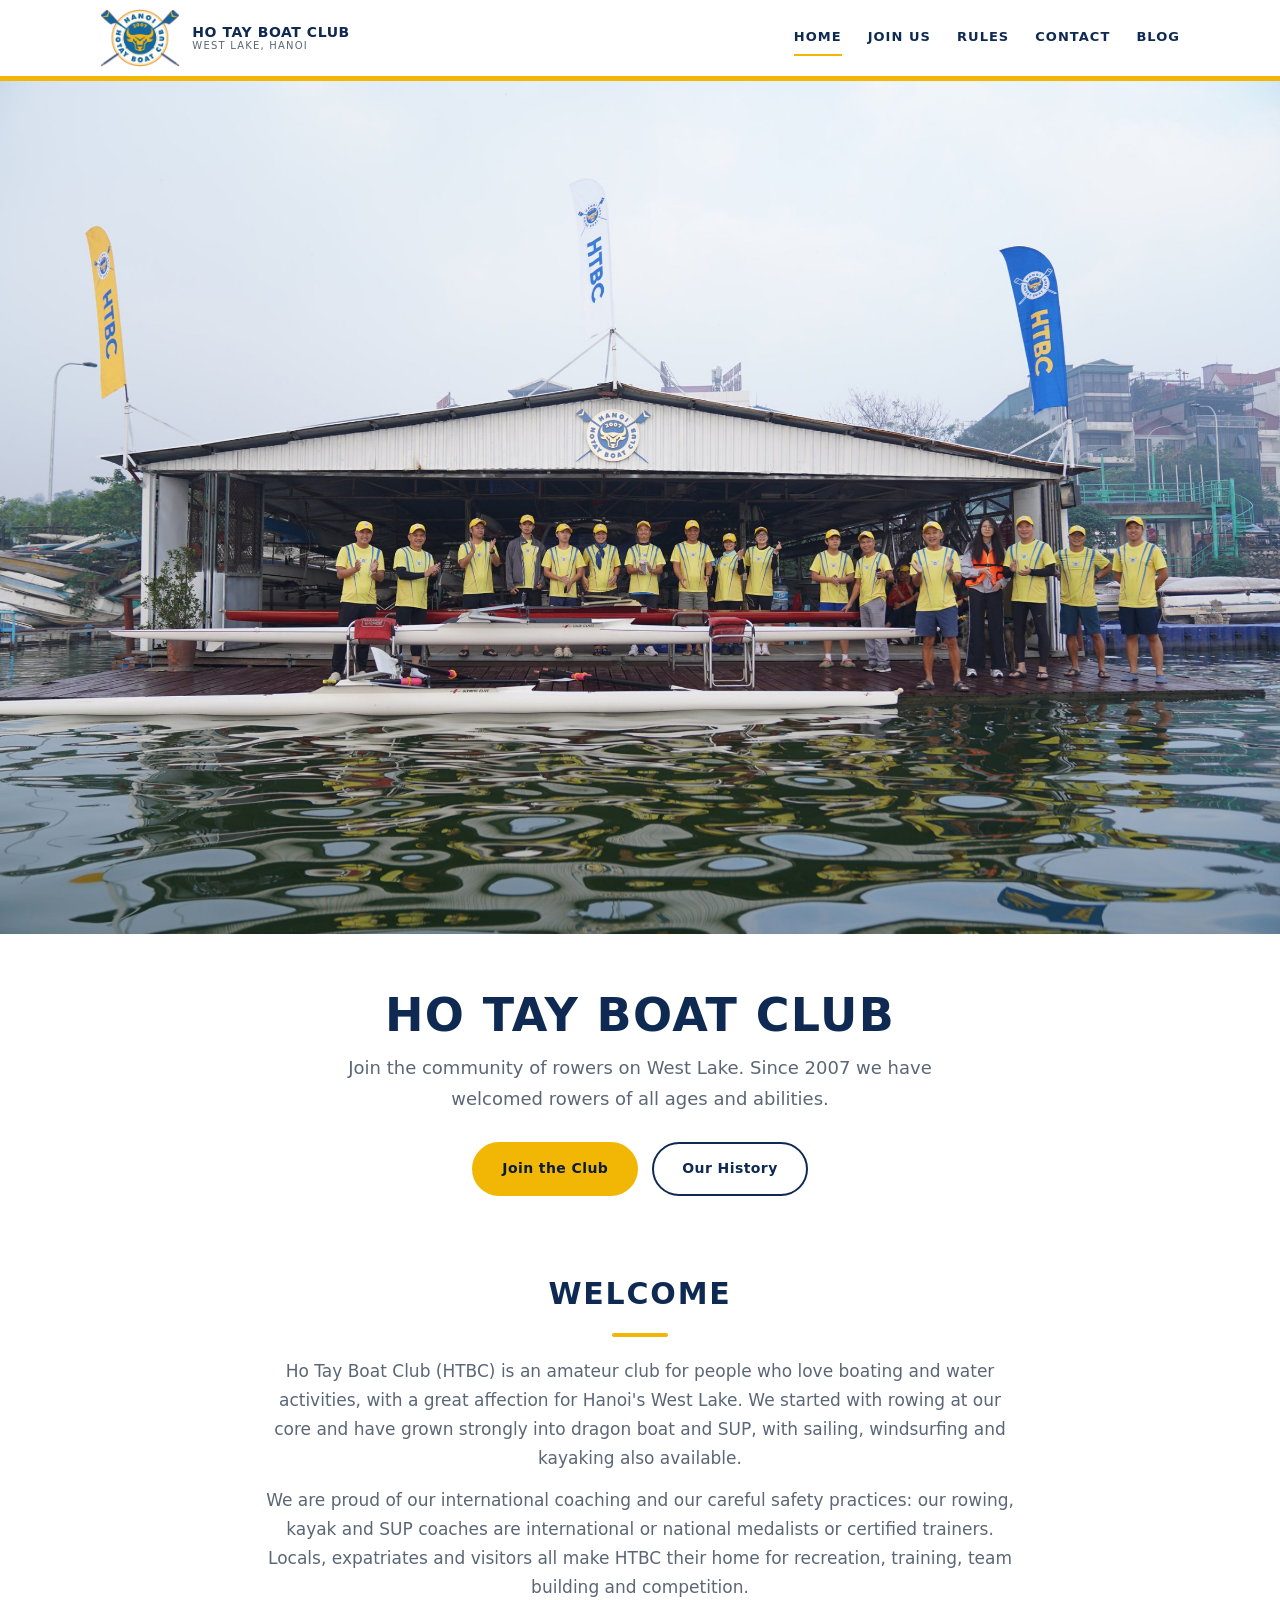
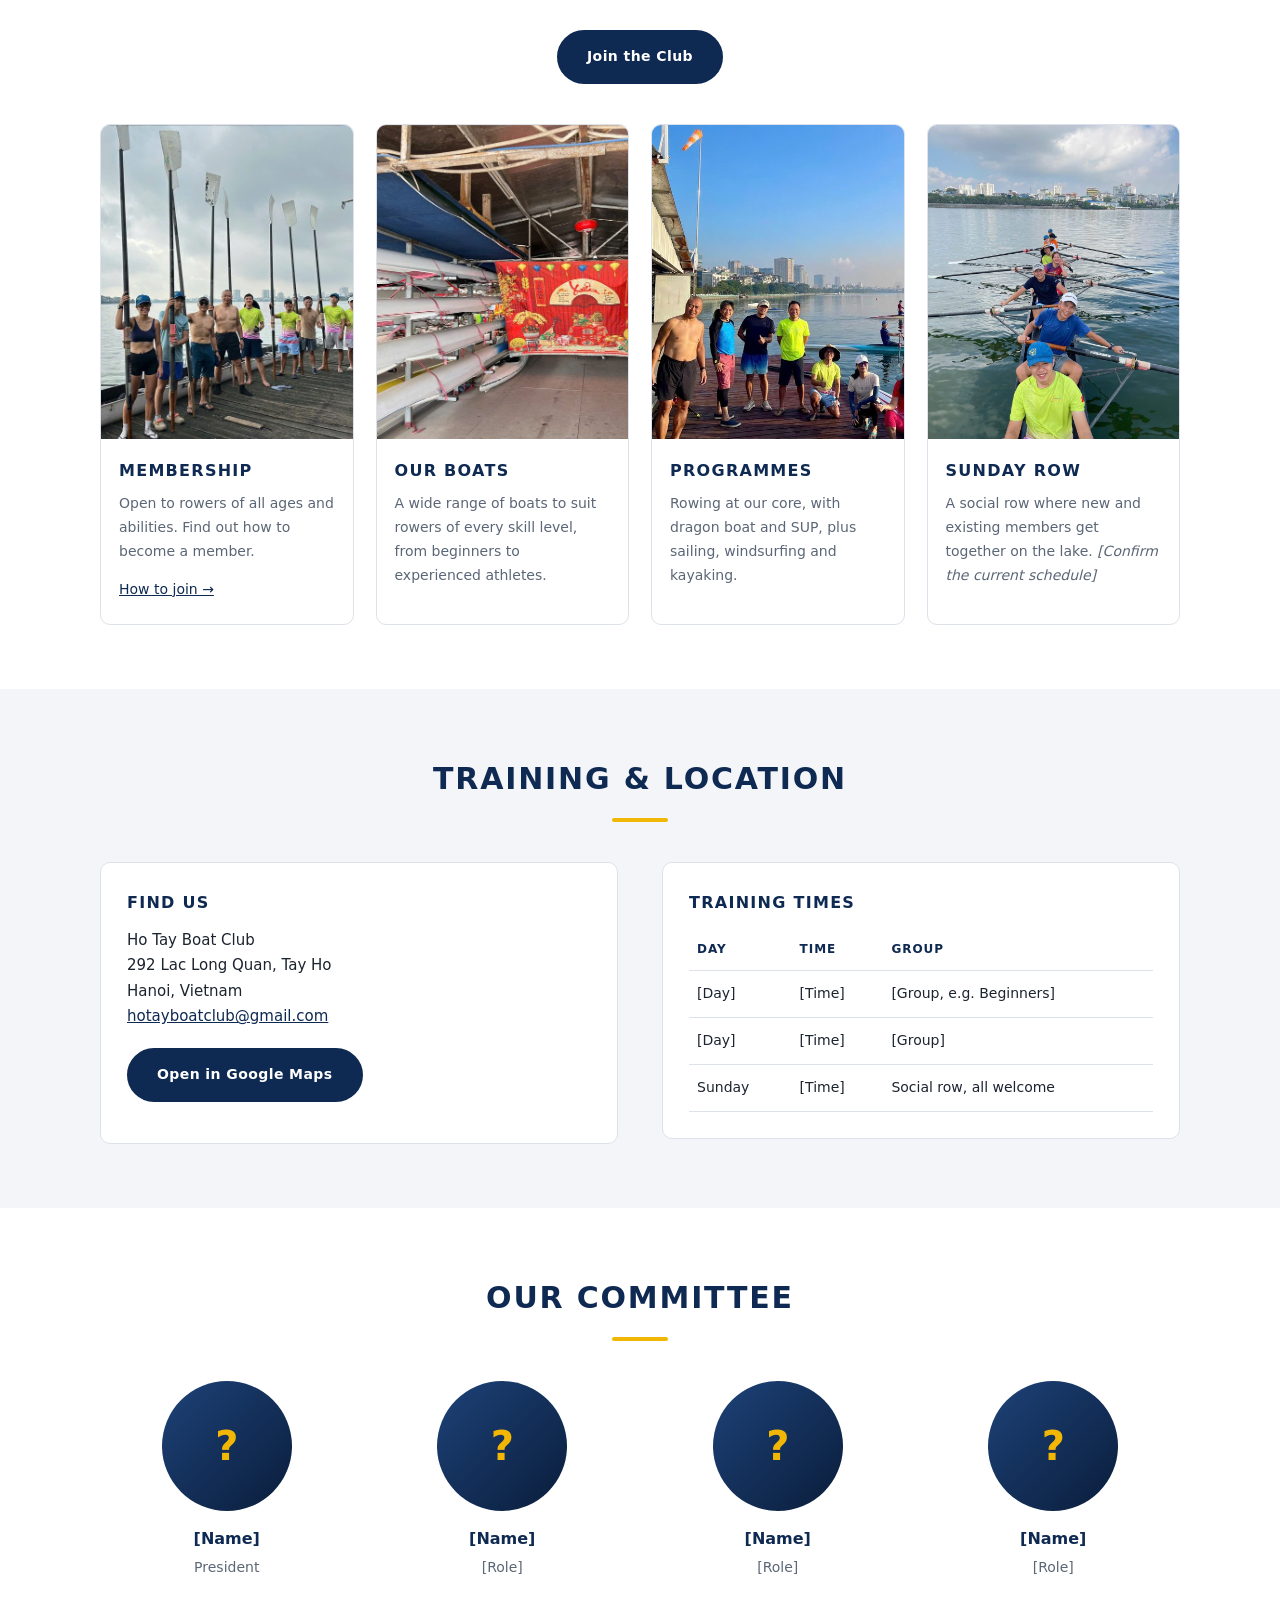
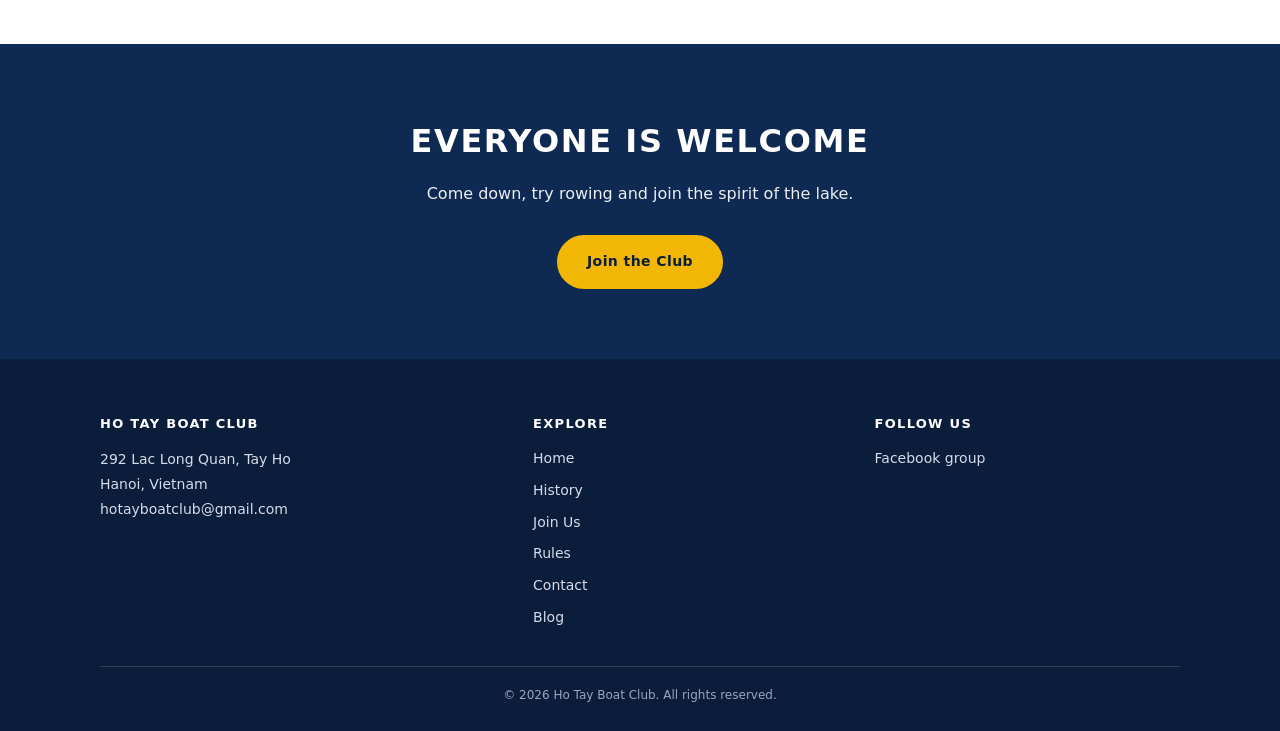
<file: hotay-site (1)/index.html>
<!DOCTYPE html>
<html lang="en">
<head>
  <meta charset="utf-8">
  <meta name="viewport" content="width=device-width, initial-scale=1">
  <title>Ho Tay Boat Club | Rowing on West Lake, Hanoi</title>
  <meta name="description" content="Ho Tay Boat Club (HTBC) is an amateur rowing, dragon boat and SUP club on West Lake, Hanoi. Locals, expatriates and visitors are welcome.">
  <link rel="icon" type="image/png" href="images/favicon.png">
  <link rel="stylesheet" href="style.css">
</head>
<body>

<header class="site-header">
  <div class="wrap">
    <a class="brand" href="index.html"><img class="brand-logo" src="images/logo.png" alt="Ho Tay Boat Club logo"><span>Ho Tay Boat Club<small>West Lake, Hanoi</small></span></a>
    <button class="menu-toggle" aria-expanded="false" aria-label="Menu">Menu</button>
    <nav class="nav">
      <a href="index.html" aria-current="page">Home</a>
      <a href="join.html">Join Us</a>
      <a href="rules.html">Rules</a>
      <a href="contact.html">Contact</a>
      <a href="blog.html">Blog</a>
    </nav>
  </div>
</header>

<main>
  <section class="banner-wrap">
    <img src="images/home-banner.jpg" width="2400" height="1600" alt="HTBC members in yellow shirts and caps lined up on the floating boathouse, with club flags flying over West Lake">
  </section>

  <section class="intro-band">
    <h1>Ho Tay Boat Club</h1>
    <p>Join the community of rowers on West Lake. Since 2007 we have welcomed rowers of all ages and abilities.</p>
    <div class="actions">
      <a class="btn" href="join.html">Join the Club</a>
      <a class="btn btn-ghost" href="history.html">Our History</a>
    </div>
  </section>

  <section>
    <div class="wrap">
      <h2 class="title">Welcome</h2>
      <p class="lead">Ho Tay Boat Club (HTBC) is an amateur club for people who love boating and water activities, with a great affection for Hanoi's West Lake. We started with rowing at our core and have grown strongly into dragon boat and SUP, with sailing, windsurfing and kayaking also available.</p>
      <p class="lead" style="margin-top:14px">We are proud of our international coaching and our careful safety practices: our rowing, kayak and SUP coaches are international or national medalists or certified trainers. Locals, expatriates and visitors all make HTBC their home for recreation, training, team building and competition.</p>
      <p class="center" style="margin-top:28px"><a class="btn btn-navy" href="join.html">Join the Club</a></p>

      <div class="cards">
        <article class="card">
          <div class="pic p-join" role="img" aria-label="Club members holding oars on the dock"></div>
          <div class="body"><h3>Membership</h3><p>Open to rowers of all ages and abilities. Find out how to become a member.</p><p class="mt" style="margin-top:14px"><a href="join.html">How to join &rarr;</a></p></div>
        </article>
        <article class="card">
          <div class="pic p-boats" role="img" aria-label="Boats stored in the boathouse"></div>
          <div class="body"><h3>Our Boats</h3><p>A wide range of boats to suit rowers of every skill level, from beginners to experienced athletes.</p></div>
        </article>
        <article class="card">
          <div class="pic p-programmes" role="img" aria-label="Rowers and coaches on the dock at West Lake"></div>
          <div class="body"><h3>Programmes</h3><p>Rowing at our core, with dragon boat and SUP, plus sailing, windsurfing and kayaking.</p></div>
        </article>
        <article class="card">
          <div class="pic p-sunday" role="img" aria-label="A crew rowing on West Lake"></div>
          <div class="body"><h3>Sunday Row</h3><p>A social row where new and existing members get together on the lake. <em>[Confirm the current schedule]</em></p></div>
        </article>
      </div>
    </div>
  </section>

  <section class="soft">
    <div class="wrap">
      <h2 class="title">Training &amp; Location</h2>
      <div class="two">
        <div class="panel">
          <h3>Find us</h3>
          <address style="font-style:normal">
            Ho Tay Boat Club<br>
            292 Lac Long Quan, Tay Ho<br>
            Hanoi, Vietnam<br>
            <a href="mailto:hotayboatclub@gmail.com">hotayboatclub@gmail.com</a>
          </address>
          <p style="margin-top:18px"><a class="btn btn-navy" href="https://www.google.com/maps/search/?api=1&amp;query=292+Lac+Long+Quan+Tay+Ho+Hanoi" target="_blank" rel="noopener">Open in Google Maps</a></p>
        </div>
        <div class="panel">
          <h3>Training times</h3>
          <table>
            <thead><tr><th>Day</th><th>Time</th><th>Group</th></tr></thead>
            <tbody>
              <tr><td>[Day]</td><td>[Time]</td><td>[Group, e.g. Beginners]</td></tr>
              <tr><td>[Day]</td><td>[Time]</td><td>[Group]</td></tr>
              <tr><td>Sunday</td><td>[Time]</td><td>Social row, all welcome</td></tr>
            </tbody>
          </table>
        </div>
      </div>
    </div>
  </section>

  <section>
    <div class="wrap">
      <h2 class="title">Our Committee</h2>
      <div class="team">
        <div class="person"><div class="avatar">?</div><h3>[Name]</h3><p>President</p></div>
        <div class="person"><div class="avatar">?</div><h3>[Name]</h3><p>[Role]</p></div>
        <div class="person"><div class="avatar">?</div><h3>[Name]</h3><p>[Role]</p></div>
        <div class="person"><div class="avatar">?</div><h3>[Name]</h3><p>[Role]</p></div>
      </div>
    </div>
  </section>

  <section class="cta">
    <h2>Everyone is welcome</h2>
    <p>Come down, try rowing and join the spirit of the lake.</p>
    <a class="btn" href="join.html">Join the Club</a>
  </section>
</main>

<footer class="site-footer">
  <div class="wrap">
    <div class="foot">
      <div>
        <h4>Ho Tay Boat Club</h4>
        <address>292 Lac Long Quan, Tay Ho<br>Hanoi, Vietnam<br><a href="mailto:hotayboatclub@gmail.com">hotayboatclub@gmail.com</a></address>
      </div>
      <div>
        <h4>Explore</h4>
        <ul><li><a href="index.html">Home</a></li><li><a href="history.html">History</a></li><li><a href="join.html">Join Us</a></li><li><a href="rules.html">Rules</a></li><li><a href="contact.html">Contact</a></li><li><a href="blog.html">Blog</a></li></ul>
      </div>
      <div>
        <h4>Follow us</h4>
        <ul><li><a href="https://www.facebook.com/groups/hotayboatclub.vn/" target="_blank" rel="noopener">Facebook group</a></li></ul>
      </div>
    </div>
    <div class="copy">&copy; <span id="year">2026</span> Ho Tay Boat Club. All rights reserved.</div>
  </div>
</footer>

<script src="script.js"></script>
</body>
</html>
</file>
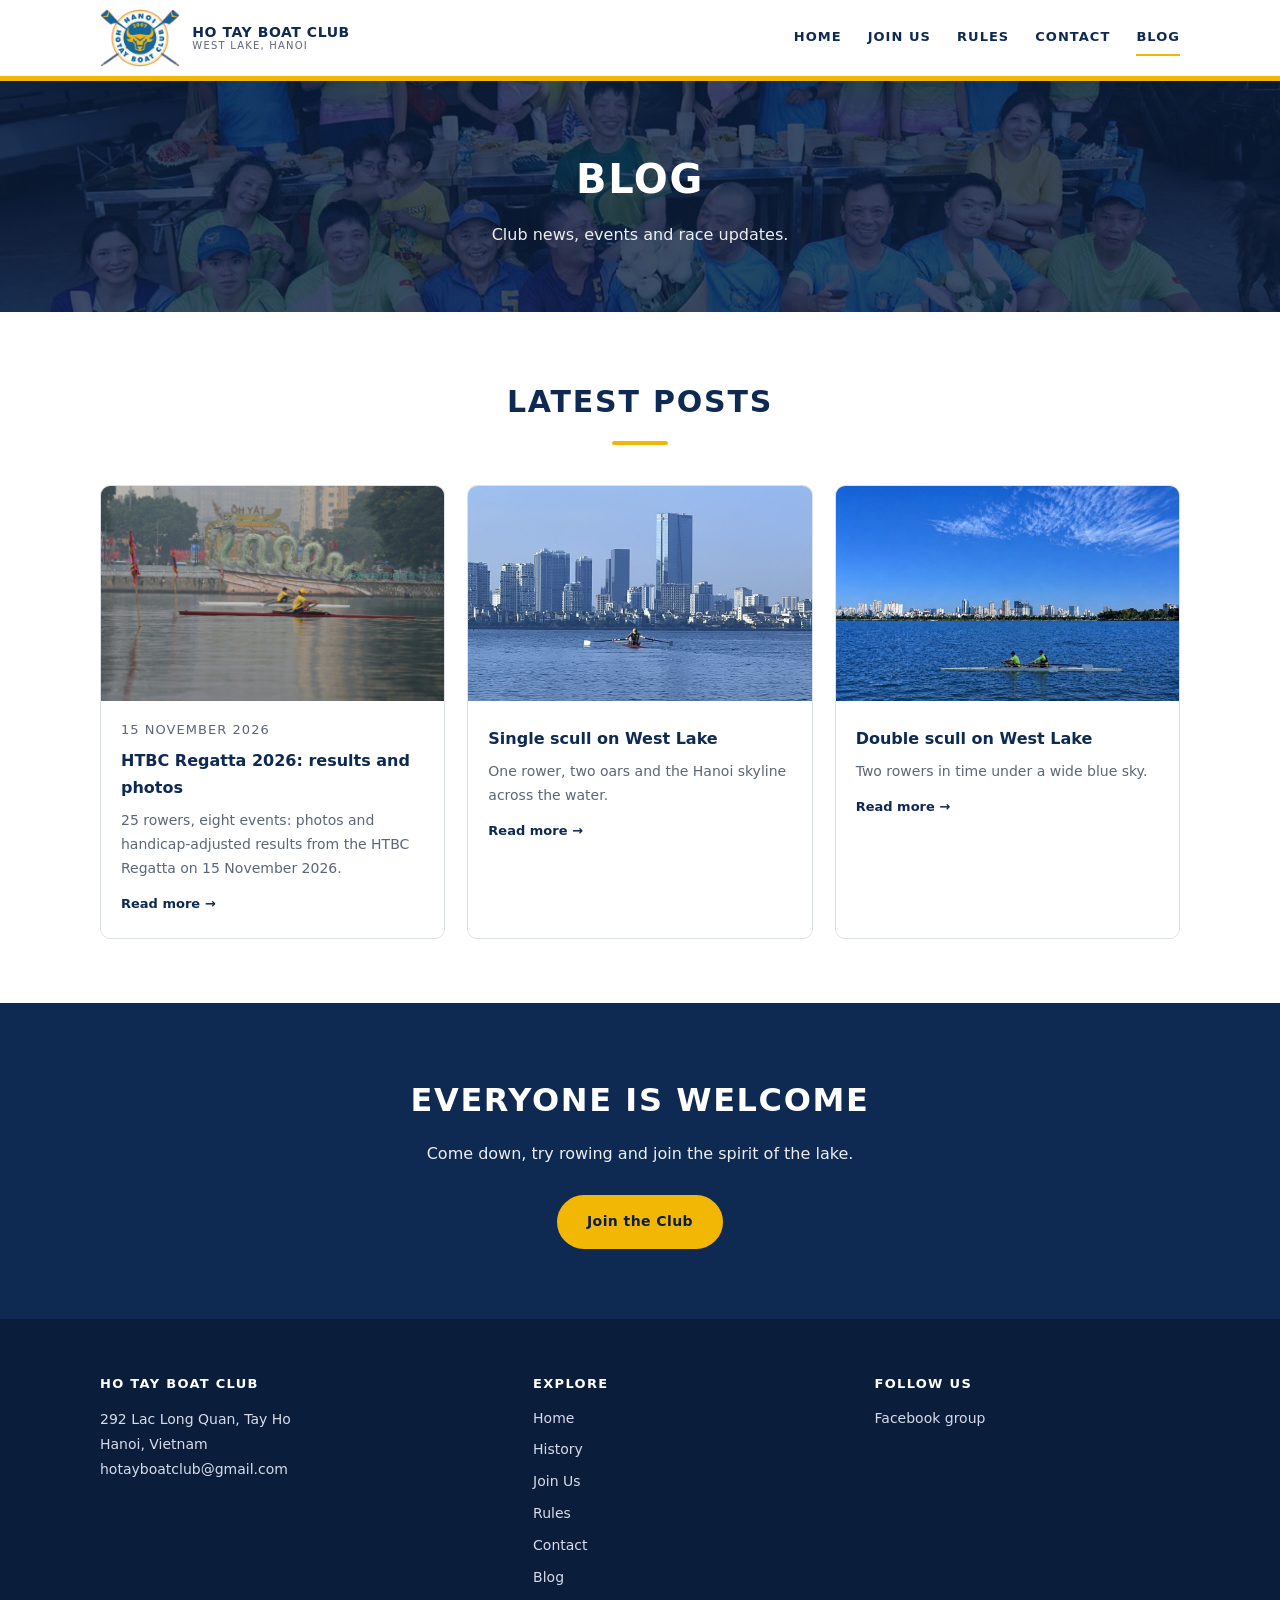
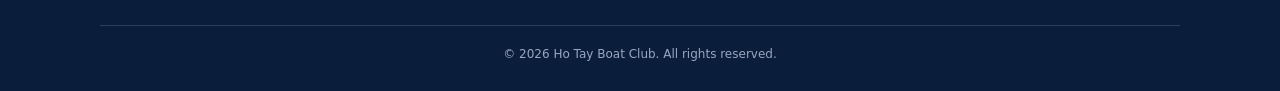
<file: hotay-site (1)/blog.html>
<!DOCTYPE html>
<html lang="en">
<head>
  <meta charset="utf-8">
  <meta name="viewport" content="width=device-width, initial-scale=1">
  <title>Blog | Ho Tay Boat Club</title>
  <meta name="description" content="Club news, events and race updates from Ho Tay Boat Club, Hanoi.">
  <link rel="icon" type="image/png" href="images/favicon.png">
  <link rel="stylesheet" href="style.css">
</head>
<body>

<header class="site-header">
  <div class="wrap">
    <a class="brand" href="index.html"><img class="brand-logo" src="images/logo.png" alt="Ho Tay Boat Club logo"><span>Ho Tay Boat Club<small>West Lake, Hanoi</small></span></a>
    <button class="menu-toggle" aria-expanded="false" aria-label="Menu">Menu</button>
    <nav class="nav">
      <a href="index.html">Home</a>
      <a href="join.html">Join Us</a>
      <a href="rules.html">Rules</a>
      <a href="contact.html">Contact</a>
      <a href="blog.html" aria-current="page">Blog</a>
    </nav>
  </div>
</header>

<main>
  <section class="page-hero">
    <h1>Blog</h1>
    <p>Club news, events and race updates.</p>
  </section>

  <section>
    <div class="wrap">
      <h2 class="title">Latest Posts</h2>
      <div class="posts" id="posts"></div>
      <noscript><p class="lead">Please turn on JavaScript to see the blog posts.</p></noscript>
    </div>
  </section>

  <section class="cta">
    <h2>Everyone is welcome</h2>
    <p>Come down, try rowing and join the spirit of the lake.</p>
    <a class="btn" href="join.html">Join the Club</a>
  </section>
</main>

<footer class="site-footer">
  <div class="wrap">
    <div class="foot">
      <div>
        <h4>Ho Tay Boat Club</h4>
        <address>292 Lac Long Quan, Tay Ho<br>Hanoi, Vietnam<br><a href="mailto:hotayboatclub@gmail.com">hotayboatclub@gmail.com</a></address>
      </div>
      <div>
        <h4>Explore</h4>
        <ul><li><a href="index.html">Home</a></li><li><a href="history.html">History</a></li><li><a href="join.html">Join Us</a></li><li><a href="rules.html">Rules</a></li><li><a href="contact.html">Contact</a></li><li><a href="blog.html">Blog</a></li></ul>
      </div>
      <div>
        <h4>Follow us</h4>
        <ul><li><a href="https://www.facebook.com/groups/hotayboatclub.vn/" target="_blank" rel="noopener">Facebook group</a></li></ul>
      </div>
    </div>
    <div class="copy">&copy; <span id="year">2026</span> Ho Tay Boat Club. All rights reserved.</div>
  </div>
</footer>

<script src="posts.js"></script>
<script src="blog.js"></script>
<script src="script.js"></script>
</body>
</html>
</file>
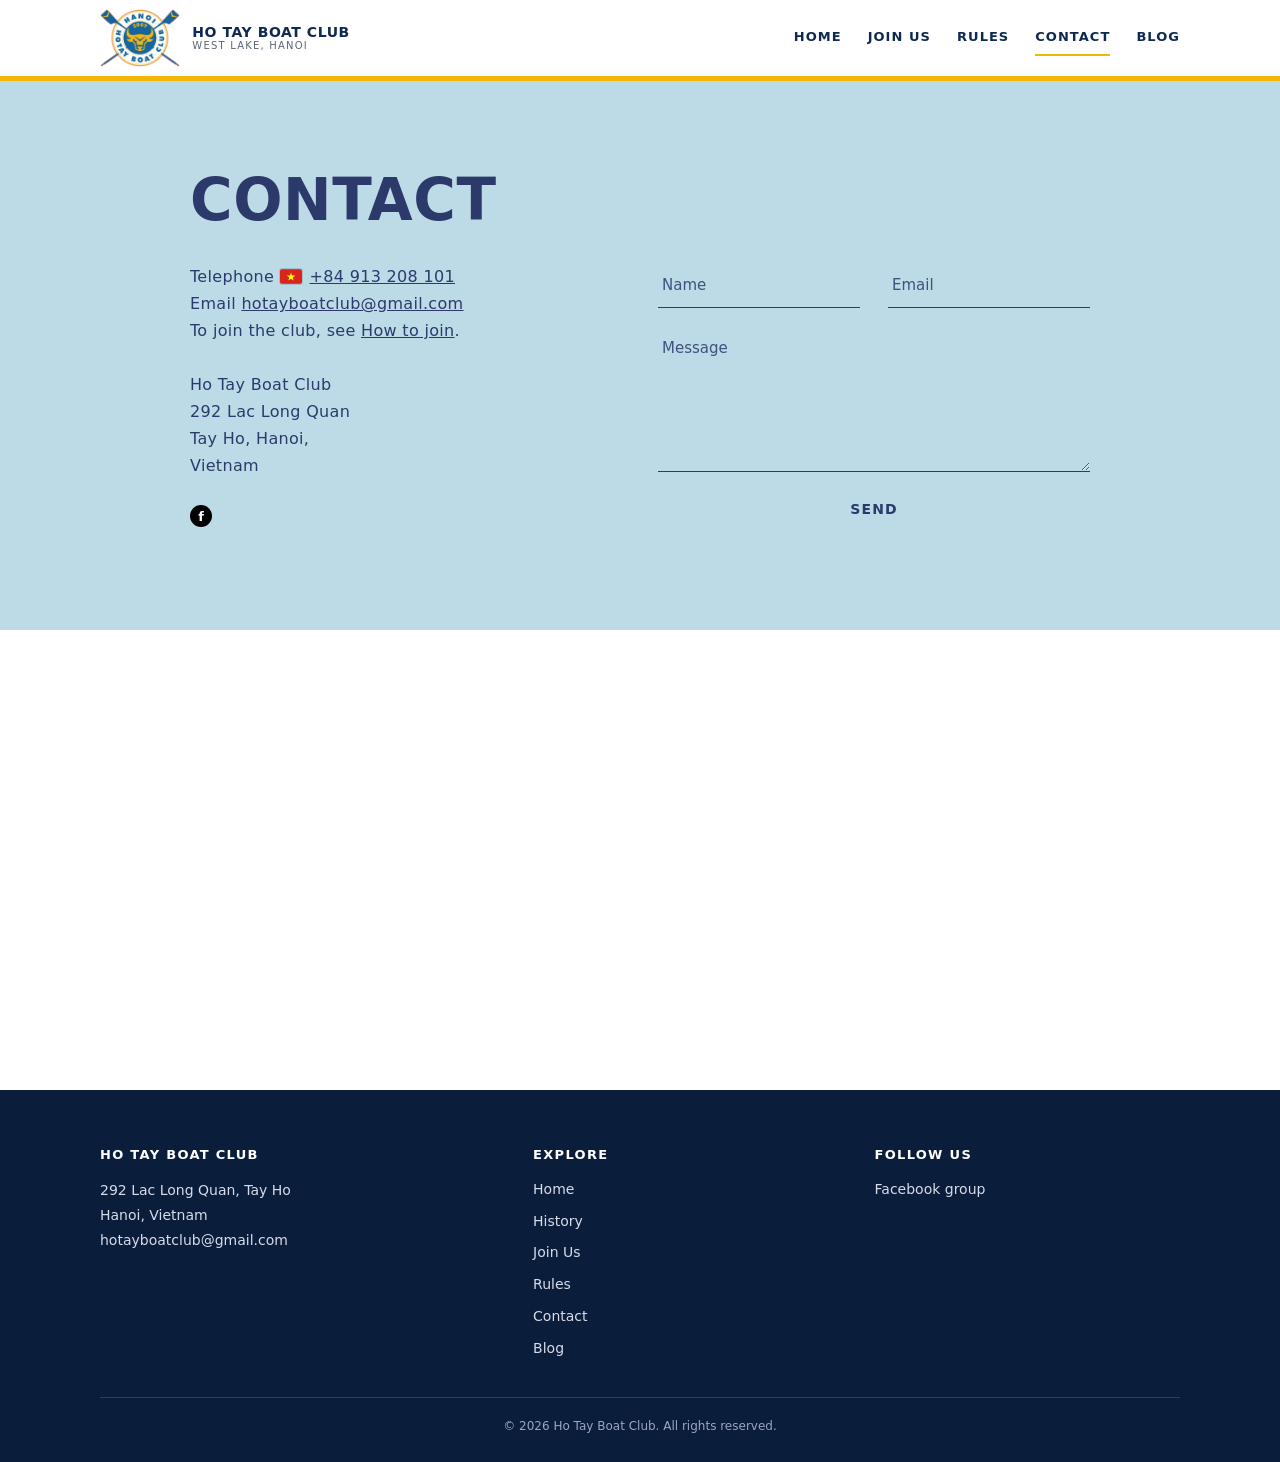
<file: hotay-site (1)/contact.html>
<!DOCTYPE html>
<html lang="en">
<head>
  <meta charset="utf-8">
  <meta name="viewport" content="width=device-width, initial-scale=1">
  <title>Contact | Ho Tay Boat Club</title>
  <meta name="description" content="Contact Ho Tay Boat Club on West Lake, Hanoi: telephone, address, enquiry form and map.">
  <link rel="icon" type="image/png" href="images/favicon.png">
  <link rel="stylesheet" href="style.css">
</head>
<body>

<header class="site-header">
  <div class="wrap">
    <a class="brand" href="index.html"><img class="brand-logo" src="images/logo.png" alt="Ho Tay Boat Club logo"><span>Ho Tay Boat Club<small>West Lake, Hanoi</small></span></a>
    <button class="menu-toggle" aria-expanded="false" aria-label="Menu">Menu</button>
    <nav class="nav">
      <a href="index.html">Home</a>
      <a href="join.html">Join Us</a>
      <a href="rules.html">Rules</a>
      <a href="contact.html" aria-current="page">Contact</a>
      <a href="blog.html">Blog</a>
    </nav>
  </div>
</header>

<main>
  <section class="hc">
    <div class="hc-inner">
      <h1 class="hc-title">Contact</h1>

      <div class="hc-cols">
        <div class="hc-info">
          <p>Telephone <a class="phone" href="tel:+84913208101"><svg class="flag" viewBox="0 0 30 20" role="img" aria-label="Vietnam flag"><rect width="30" height="20" fill="#da251d"/><polygon points="15.00,4.40 16.39,8.68 20.90,8.68 17.25,11.33 18.64,15.62 15.00,12.97 11.36,15.62 12.75,11.33 9.10,8.68 13.61,8.68" fill="#ffff00"/></svg>+84 913 208 101</a><br>
          Email <a href="mailto:hotayboatclub@gmail.com">hotayboatclub@gmail.com</a><br>
          To join the club, see <a href="join.html">How to join</a>.</p>

          <address>
            Ho Tay Boat Club<br>
            292 Lac Long Quan<br>
            Tay Ho, Hanoi,<br>
            Vietnam
          </address>

          <div class="hc-social">
            <a href="https://www.facebook.com/groups/hotayboatclub.vn/" target="_blank" rel="noopener" aria-label="Facebook">f</a>
          </div>
        </div>

        <!-- Replace YOUR_FORM_ID with your Formspree form ID (see README). -->
        <form class="hc-form" action="https://formspree.io/f/YOUR_FORM_ID" method="POST">
          <input type="text" name="name" placeholder="Name" aria-label="Name" required>
          <input type="email" name="email" placeholder="Email" aria-label="Email" required>
          <textarea name="message" rows="5" placeholder="Message" aria-label="Message" required></textarea>
          <button type="submit">SEND</button>
        </form>
      </div>
    </div>
  </section>

  <!-- Google Map with Map / Satellite buttons. To move the pin, edit the address after "q=". -->
  <div class="map">
    <iframe
      title="Map showing Ho Tay Boat Club, 292 Lac Long Quan, Tay Ho, Hanoi"
      src="https://www.google.com/maps?q=292+Lac+Long+Quan,+Tay+Ho,+Hanoi,+Vietnam&amp;output=embed"
      loading="lazy"
      allowfullscreen
      referrerpolicy="no-referrer-when-downgrade"></iframe>
  </div>
</main>

<footer class="site-footer">
  <div class="wrap">
    <div class="foot">
      <div>
        <h4>Ho Tay Boat Club</h4>
        <address>292 Lac Long Quan, Tay Ho<br>Hanoi, Vietnam<br><a href="mailto:hotayboatclub@gmail.com">hotayboatclub@gmail.com</a></address>
      </div>
      <div>
        <h4>Explore</h4>
        <ul><li><a href="index.html">Home</a></li><li><a href="history.html">History</a></li><li><a href="join.html">Join Us</a></li><li><a href="rules.html">Rules</a></li><li><a href="contact.html">Contact</a></li><li><a href="blog.html">Blog</a></li></ul>
      </div>
      <div>
        <h4>Follow us</h4>
        <ul><li><a href="https://www.facebook.com/groups/hotayboatclub.vn/" target="_blank" rel="noopener">Facebook group</a></li></ul>
      </div>
    </div>
    <div class="copy">&copy; <span id="year">2026</span> Ho Tay Boat Club. All rights reserved.</div>
  </div>
</footer>

<script src="script.js"></script>
</body>
</html>
</file>
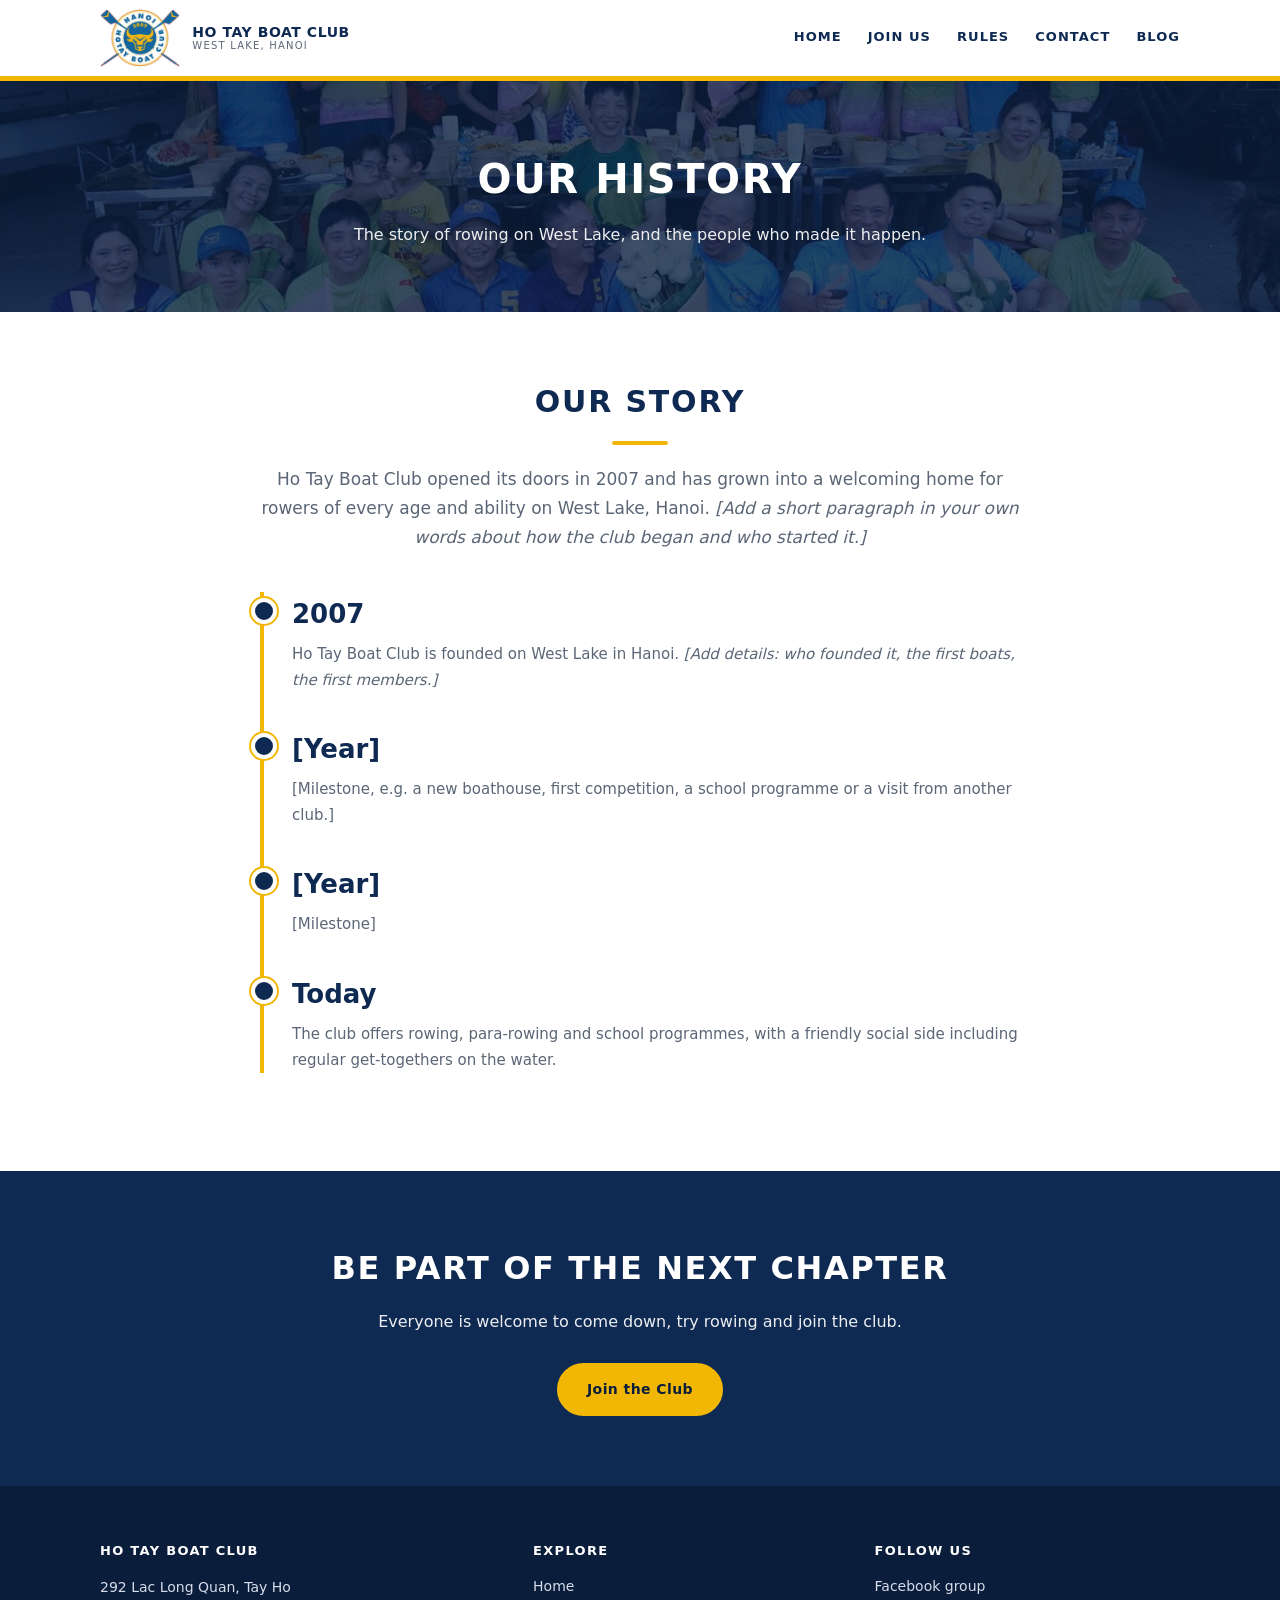
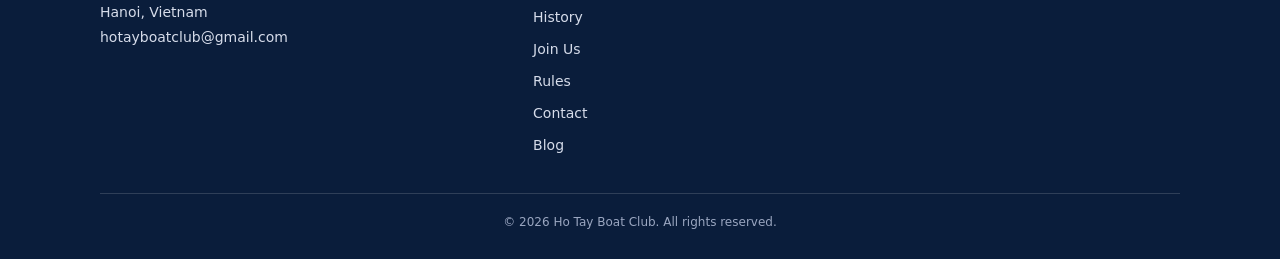
<file: hotay-site (1)/history.html>
<!DOCTYPE html>
<html lang="en">
<head>
  <meta charset="utf-8">
  <meta name="viewport" content="width=device-width, initial-scale=1">
  <title>History | Ho Tay Boat Club</title>
  <meta name="description" content="The story of Ho Tay Boat Club, a rowing club on West Lake, Hanoi, since 2007.">
  <link rel="icon" type="image/png" href="images/favicon.png">
  <link rel="stylesheet" href="style.css">
</head>
<body>

<header class="site-header">
  <div class="wrap">
    <a class="brand" href="index.html"><img class="brand-logo" src="images/logo.png" alt="Ho Tay Boat Club logo"><span>Ho Tay Boat Club<small>West Lake, Hanoi</small></span></a>
    <button class="menu-toggle" aria-expanded="false" aria-label="Menu">Menu</button>
    <nav class="nav">
      <a href="index.html">Home</a>
      <a href="join.html">Join Us</a>
      <a href="rules.html">Rules</a>
      <a href="contact.html">Contact</a>
      <a href="blog.html">Blog</a>
    </nav>
  </div>
</header>

<main>
  <section class="page-hero">
    <h1>Our History</h1>
    <p>The story of rowing on West Lake, and the people who made it happen.</p>
  </section>

  <section>
    <div class="wrap">
      <h2 class="title">Our Story</h2>
      <p class="lead">Ho Tay Boat Club opened its doors in 2007 and has grown into a welcoming home for rowers of every age and ability on West Lake, Hanoi. <em>[Add a short paragraph in your own words about how the club began and who started it.]</em></p>

      <div class="timeline">
        <div class="t-item">
          <div class="year">2007</div>
          <p>Ho Tay Boat Club is founded on West Lake in Hanoi. <em>[Add details: who founded it, the first boats, the first members.]</em></p>
        </div>
        <div class="t-item">
          <div class="year">[Year]</div>
          <p>[Milestone, e.g. a new boathouse, first competition, a school programme or a visit from another club.]</p>
        </div>
        <div class="t-item">
          <div class="year">[Year]</div>
          <p>[Milestone]</p>
        </div>
        <div class="t-item">
          <div class="year">Today</div>
          <p>The club offers rowing, para-rowing and school programmes, with a friendly social side including regular get-togethers on the water.</p>
        </div>
      </div>
    </div>
  </section>

  <section class="cta">
    <h2>Be part of the next chapter</h2>
    <p>Everyone is welcome to come down, try rowing and join the club.</p>
    <a class="btn" href="join.html">Join the Club</a>
  </section>
</main>

<footer class="site-footer">
  <div class="wrap">
    <div class="foot">
      <div>
        <h4>Ho Tay Boat Club</h4>
        <address>292 Lac Long Quan, Tay Ho<br>Hanoi, Vietnam<br><a href="mailto:hotayboatclub@gmail.com">hotayboatclub@gmail.com</a></address>
      </div>
      <div>
        <h4>Explore</h4>
        <ul><li><a href="index.html">Home</a></li><li><a href="history.html">History</a></li><li><a href="join.html">Join Us</a></li><li><a href="rules.html">Rules</a></li><li><a href="contact.html">Contact</a></li><li><a href="blog.html">Blog</a></li></ul>
      </div>
      <div>
        <h4>Follow us</h4>
        <ul><li><a href="https://www.facebook.com/groups/hotayboatclub.vn/" target="_blank" rel="noopener">Facebook group</a></li></ul>
      </div>
    </div>
    <div class="copy">&copy; <span id="year">2026</span> Ho Tay Boat Club. All rights reserved.</div>
  </div>
</footer>

<script src="script.js"></script>
</body>
</html>
</file>
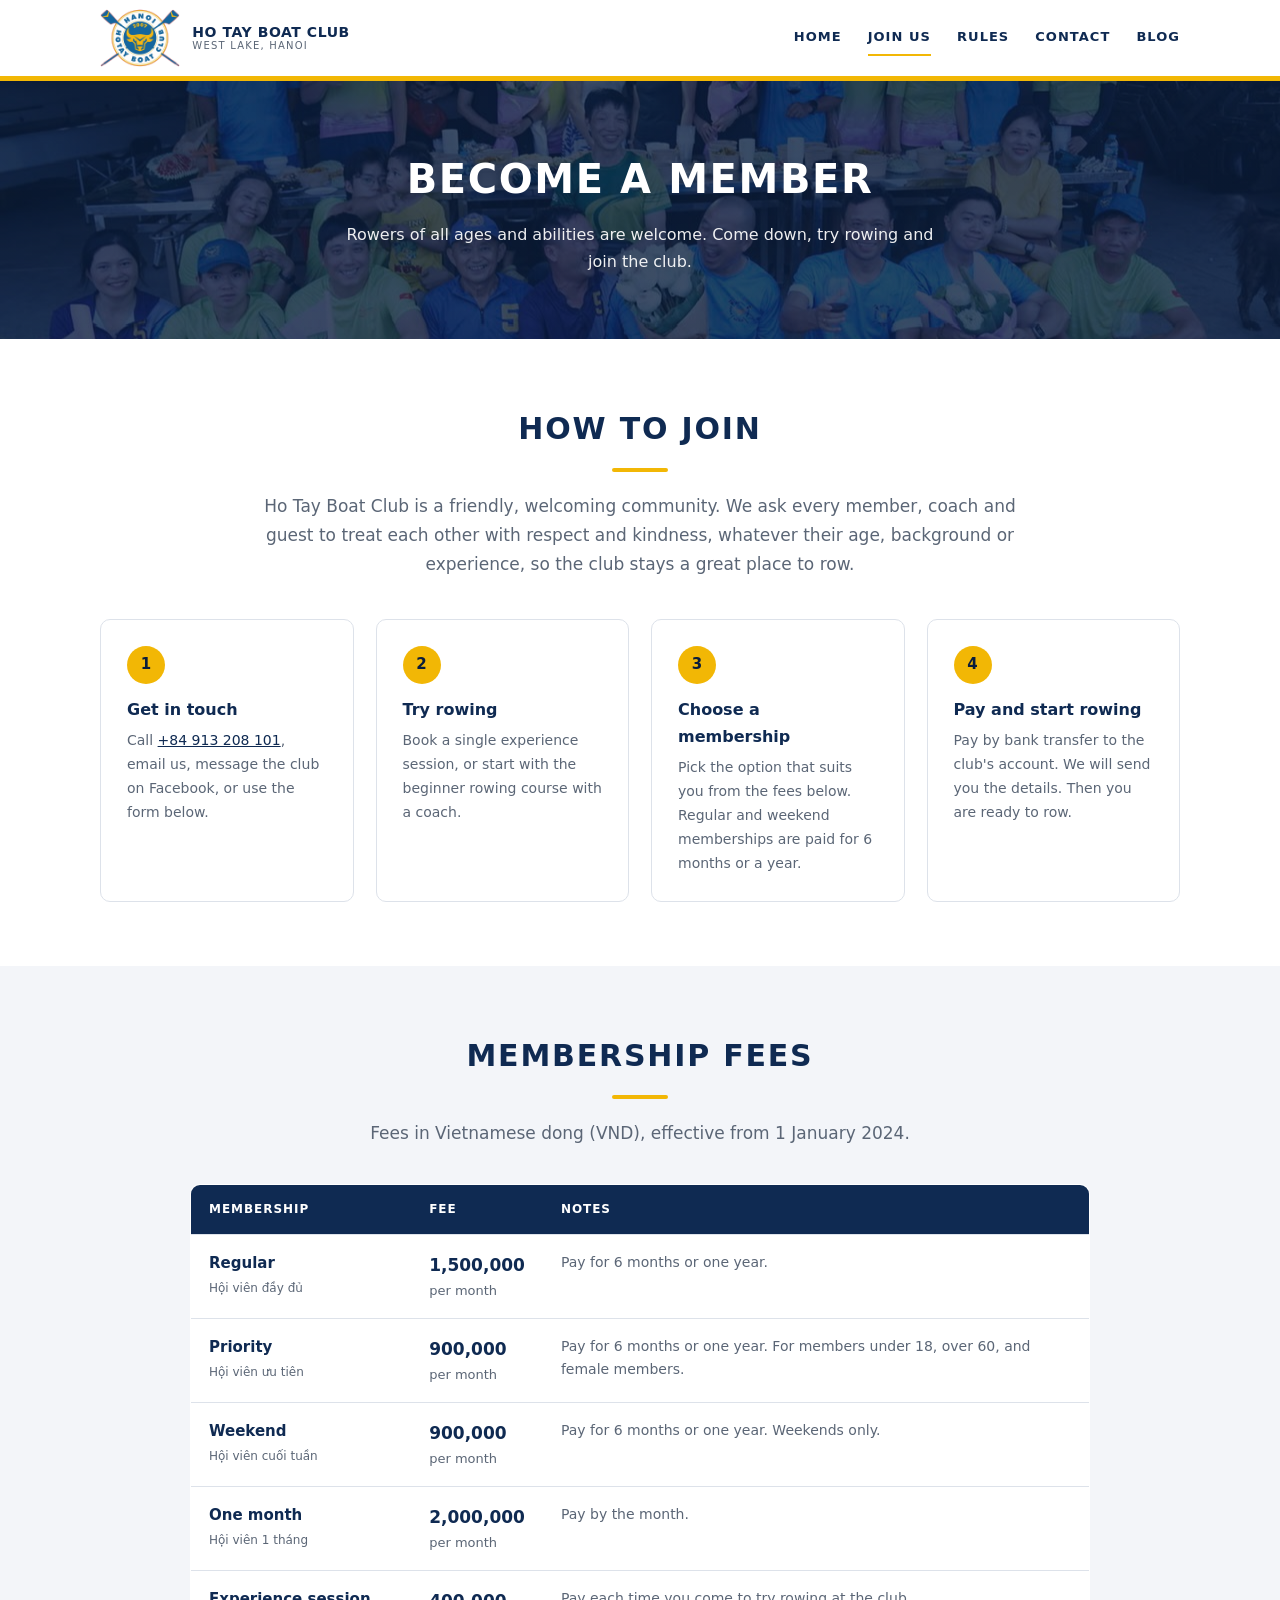
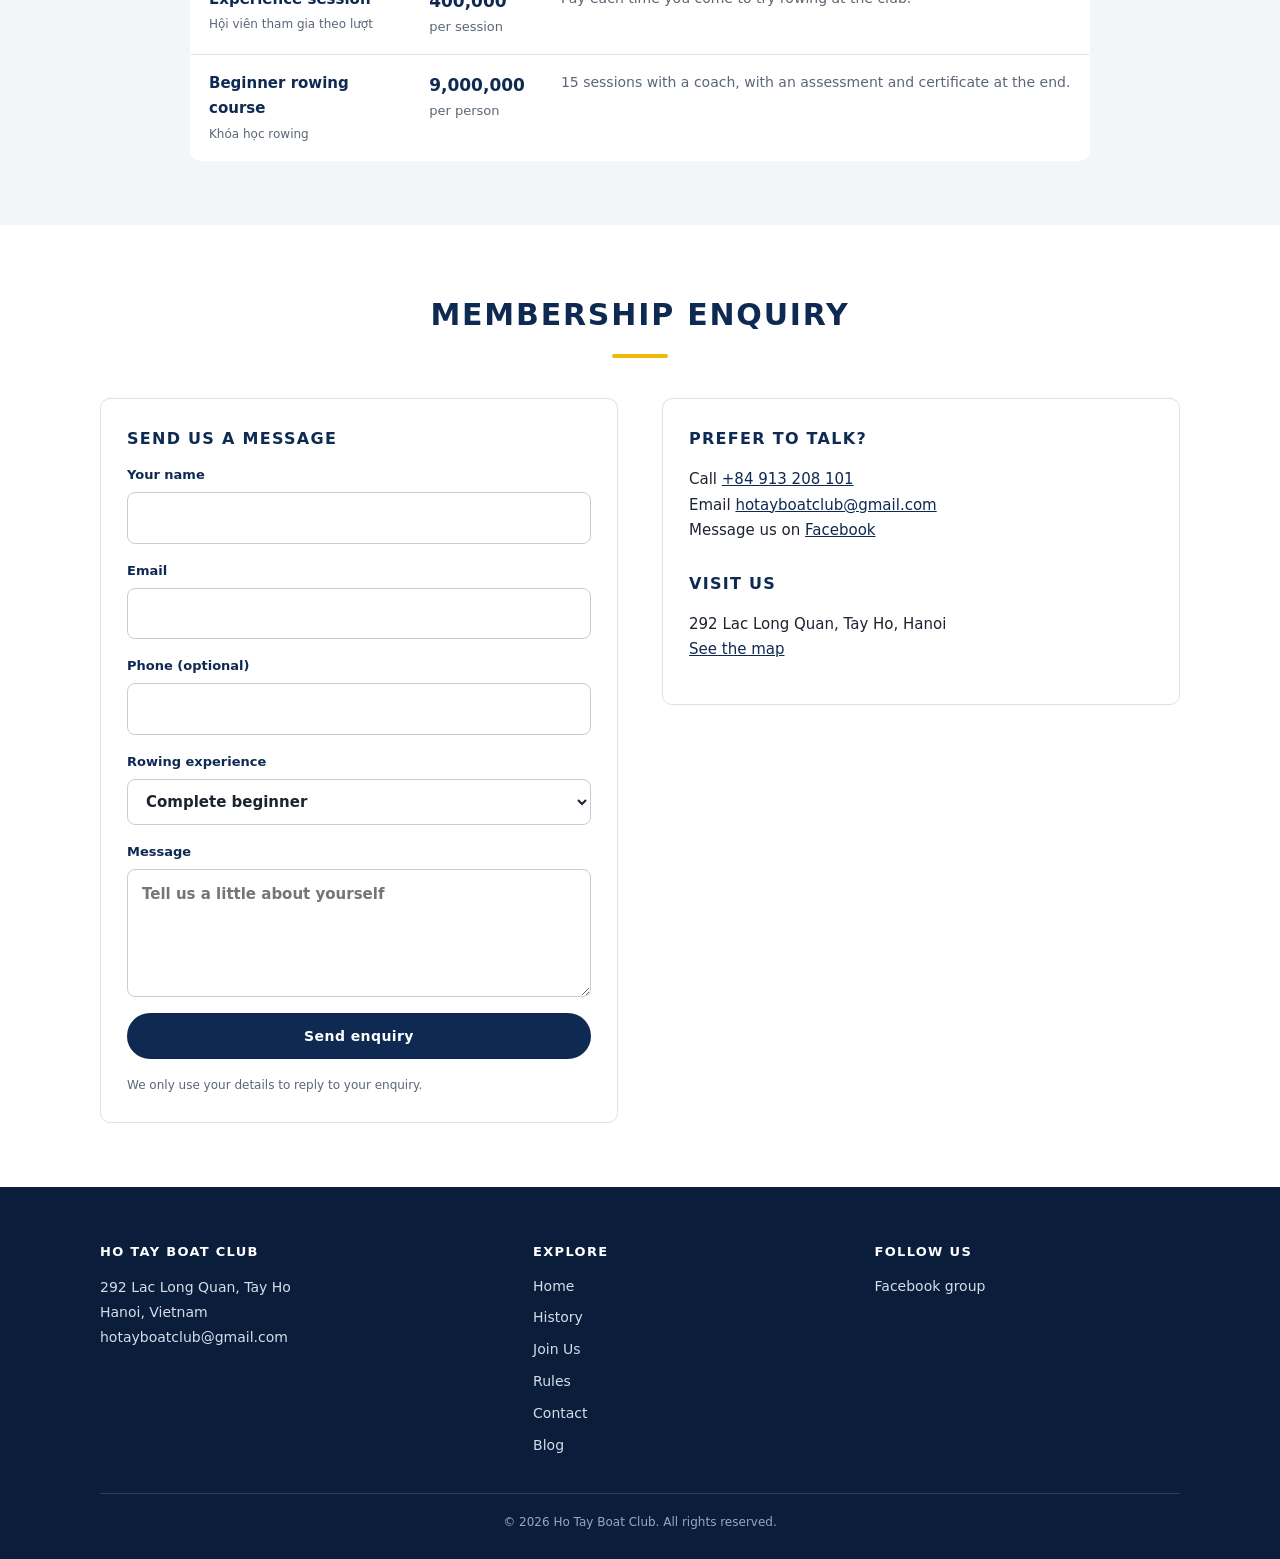
<file: hotay-site (1)/join.html>
<!DOCTYPE html>
<html lang="en">
<head>
  <meta charset="utf-8">
  <meta name="viewport" content="width=device-width, initial-scale=1">
  <title>Join Us | Ho Tay Boat Club</title>
  <meta name="description" content="How to join Ho Tay Boat Club, a friendly rowing club on West Lake, Hanoi. Membership options, fees and how to get started.">
  <link rel="icon" type="image/png" href="images/favicon.png">
  <link rel="stylesheet" href="style.css">
</head>
<body>

<header class="site-header">
  <div class="wrap">
    <a class="brand" href="index.html"><img class="brand-logo" src="images/logo.png" alt="Ho Tay Boat Club logo"><span>Ho Tay Boat Club<small>West Lake, Hanoi</small></span></a>
    <button class="menu-toggle" aria-expanded="false" aria-label="Menu">Menu</button>
    <nav class="nav">
      <a href="index.html">Home</a>
      <a href="join.html" aria-current="page">Join Us</a>
      <a href="rules.html">Rules</a>
      <a href="contact.html">Contact</a>
      <a href="blog.html">Blog</a>
    </nav>
  </div>
</header>

<main>
  <section class="page-hero">
    <h1>Become a Member</h1>
    <p>Rowers of all ages and abilities are welcome. Come down, try rowing and join the club.</p>
  </section>

  <section>
    <div class="wrap">
      <h2 class="title">How to Join</h2>
      <p class="lead">Ho Tay Boat Club is a friendly, welcoming community. We ask every member, coach and guest to treat each other with respect and kindness, whatever their age, background or experience, so the club stays a great place to row.</p>

      <div class="steps">
        <div class="step"><h3>Get in touch</h3><p>Call <a href="tel:+84913208101">+84 913 208 101</a>, email us, message the club on Facebook, or use the form below.</p></div>
        <div class="step"><h3>Try rowing</h3><p>Book a single experience session, or start with the beginner rowing course with a coach.</p></div>
        <div class="step"><h3>Choose a membership</h3><p>Pick the option that suits you from the fees below. Regular and weekend memberships are paid for 6 months or a year.</p></div>
        <div class="step"><h3>Pay and start rowing</h3><p>Pay by bank transfer to the club's account. We will send you the details. Then you are ready to row.</p></div>
      </div>
    </div>
  </section>


  <section class="soft">
    <div class="wrap">
      <h2 class="title">Membership Fees</h2>
      <p class="lead">Fees in Vietnamese dong (VND), effective from 1 January 2024.</p>

      <table class="fees">
        <thead>
          <tr><th>Membership</th><th>Fee</th><th>Notes</th></tr>
        </thead>
        <tbody>
          <tr>
            <td data-label="Membership"><strong>Regular</strong><span class="vi" lang="vi">Hội viên đầy đủ</span></td>
            <td class="price" data-label="Fee">1,500,000<small>per month</small></td>
            <td data-label="Notes">Pay for 6 months or one year.</td>
          </tr>
          <tr>
            <td data-label="Membership"><strong>Priority</strong><span class="vi" lang="vi">Hội viên ưu tiên</span></td>
            <td class="price" data-label="Fee">900,000<small>per month</small></td>
            <td data-label="Notes">Pay for 6 months or one year. For members under 18, over 60, and female members.</td>
          </tr>
          <tr>
            <td data-label="Membership"><strong>Weekend</strong><span class="vi" lang="vi">Hội viên cuối tuần</span></td>
            <td class="price" data-label="Fee">900,000<small>per month</small></td>
            <td data-label="Notes">Pay for 6 months or one year. Weekends only.</td>
          </tr>
          <tr>
            <td data-label="Membership"><strong>One month</strong><span class="vi" lang="vi">Hội viên 1 tháng</span></td>
            <td class="price" data-label="Fee">2,000,000<small>per month</small></td>
            <td data-label="Notes">Pay by the month.</td>
          </tr>
          <tr>
            <td data-label="Membership"><strong>Experience session</strong><span class="vi" lang="vi">Hội viên tham gia theo lượt</span></td>
            <td class="price" data-label="Fee">400,000<small>per session</small></td>
            <td data-label="Notes">Pay each time you come to try rowing at the club.</td>
          </tr>
          <tr>
            <td data-label="Membership"><strong>Beginner rowing course</strong><span class="vi" lang="vi">Khóa học rowing</span></td>
            <td class="price" data-label="Fee">9,000,000<small>per person</small></td>
            <td data-label="Notes">15 sessions with a coach, with an assessment and certificate at the end.</td>
          </tr>
        </tbody>
      </table>
    </div>
  </section>

  <section>
    <div class="wrap">
      <h2 class="title">Membership Enquiry</h2>
      <div class="two">
        <div class="panel">
          <h3>Send us a message</h3>
          <!-- Replace YOUR_FORM_ID with your Formspree form ID (see README). -->
          <form action="https://formspree.io/f/YOUR_FORM_ID" method="POST">
            <label>Your name <input type="text" name="name" required></label>
            <label>Email <input type="email" name="email" required></label>
            <label>Phone (optional) <input type="tel" name="phone"></label>
            <label>Rowing experience
              <select name="experience">
                <option>Complete beginner</option>
                <option>Some experience</option>
                <option>Experienced rower</option>
              </select>
            </label>
            <label>Message <textarea name="message" rows="4" placeholder="Tell us a little about yourself"></textarea></label>
            <button class="btn btn-navy" type="submit">Send enquiry</button>
            <p class="form-note">We only use your details to reply to your enquiry.</p>
          </form>
        </div>
        <div class="panel">
          <h3>Prefer to talk?</h3>
          <p>Call <a href="tel:+84913208101">+84 913 208 101</a><br>
          Email <a href="mailto:hotayboatclub@gmail.com">hotayboatclub@gmail.com</a><br>
          Message us on <a href="https://www.facebook.com/groups/hotayboatclub.vn/" target="_blank" rel="noopener">Facebook</a></p>
          <h3 style="margin-top:26px">Visit us</h3>
          <p>292 Lac Long Quan, Tay Ho, Hanoi<br><a href="contact.html">See the map</a></p>
        </div>
      </div>
    </div>
  </section>
</main>

<footer class="site-footer">
  <div class="wrap">
    <div class="foot">
      <div>
        <h4>Ho Tay Boat Club</h4>
        <address>292 Lac Long Quan, Tay Ho<br>Hanoi, Vietnam<br><a href="mailto:hotayboatclub@gmail.com">hotayboatclub@gmail.com</a></address>
      </div>
      <div>
        <h4>Explore</h4>
        <ul><li><a href="index.html">Home</a></li><li><a href="history.html">History</a></li><li><a href="join.html">Join Us</a></li><li><a href="rules.html">Rules</a></li><li><a href="contact.html">Contact</a></li><li><a href="blog.html">Blog</a></li></ul>
      </div>
      <div>
        <h4>Follow us</h4>
        <ul><li><a href="https://www.facebook.com/groups/hotayboatclub.vn/" target="_blank" rel="noopener">Facebook group</a></li></ul>
      </div>
    </div>
    <div class="copy">&copy; <span id="year">2026</span> Ho Tay Boat Club. All rights reserved.</div>
  </div>
</footer>

<script src="script.js"></script>
</body>
</html>
</file>
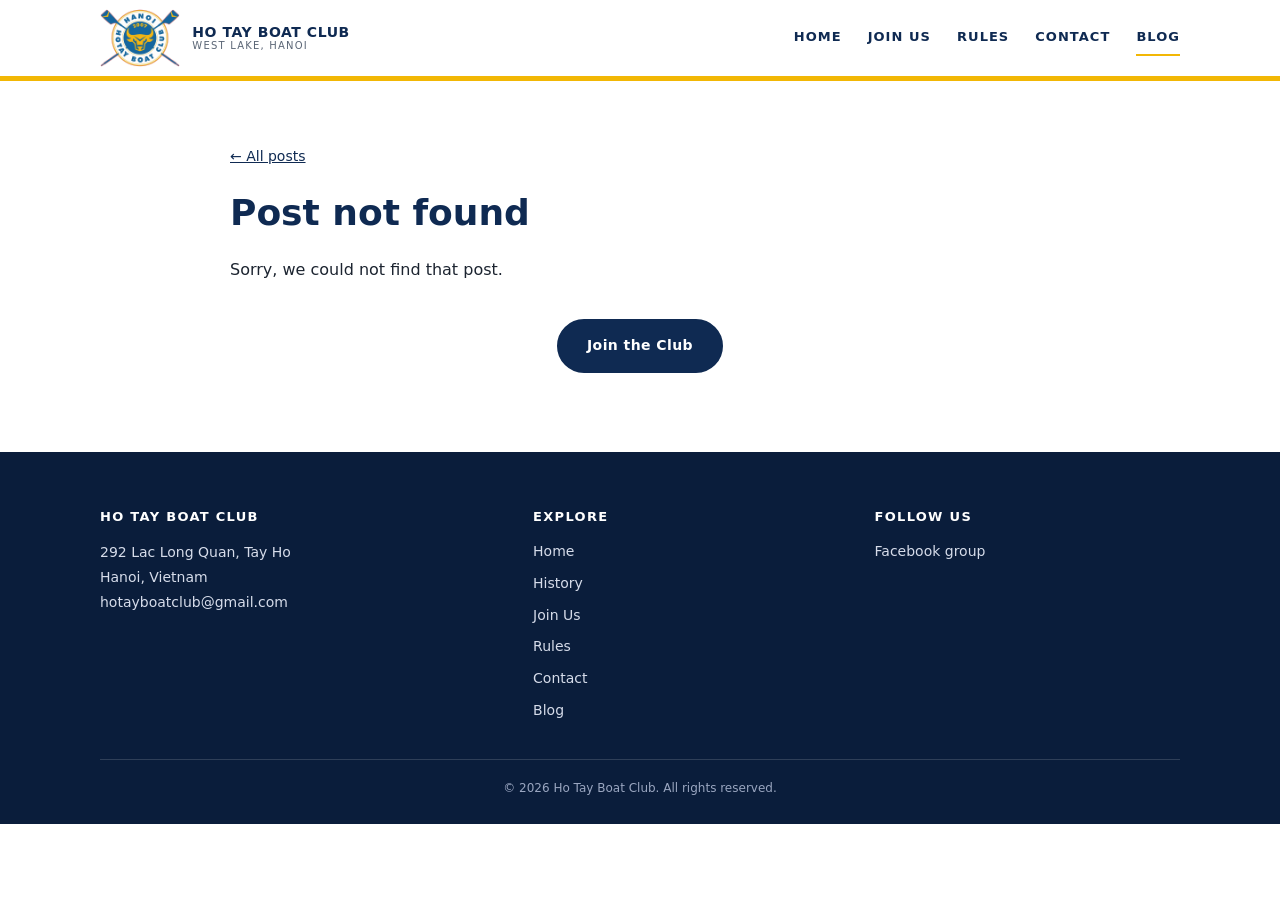
<file: hotay-site (1)/post.html>
<!DOCTYPE html>
<html lang="en">
<head>
  <meta charset="utf-8">
  <meta name="viewport" content="width=device-width, initial-scale=1">
  <title>Post | Ho Tay Boat Club</title>
  <meta name="description" content="A post from Ho Tay Boat Club, Hanoi.">
  <link rel="icon" type="image/png" href="images/favicon.png">
  <link rel="stylesheet" href="style.css">
</head>
<body>

<header class="site-header">
  <div class="wrap">
    <a class="brand" href="index.html"><img class="brand-logo" src="images/logo.png" alt="Ho Tay Boat Club logo"><span>Ho Tay Boat Club<small>West Lake, Hanoi</small></span></a>
    <button class="menu-toggle" aria-expanded="false" aria-label="Menu">Menu</button>
    <nav class="nav">
      <a href="index.html">Home</a>
      <a href="join.html">Join Us</a>
      <a href="rules.html">Rules</a>
      <a href="contact.html">Contact</a>
      <a href="blog.html" aria-current="page">Blog</a>
    </nav>
  </div>
</header>

<main>
  <section>
    <div class="wrap">
      <article class="article" id="post">
        <p class="back"><a href="blog.html">&larr; All posts</a></p>
      </article>
      <p class="center article-cta"><a class="btn btn-navy" href="join.html">Join the Club</a></p>
    </div>
  </section>
</main>

<footer class="site-footer">
  <div class="wrap">
    <div class="foot">
      <div>
        <h4>Ho Tay Boat Club</h4>
        <address>292 Lac Long Quan, Tay Ho<br>Hanoi, Vietnam<br><a href="mailto:hotayboatclub@gmail.com">hotayboatclub@gmail.com</a></address>
      </div>
      <div>
        <h4>Explore</h4>
        <ul><li><a href="index.html">Home</a></li><li><a href="history.html">History</a></li><li><a href="join.html">Join Us</a></li><li><a href="rules.html">Rules</a></li><li><a href="contact.html">Contact</a></li><li><a href="blog.html">Blog</a></li></ul>
      </div>
      <div>
        <h4>Follow us</h4>
        <ul><li><a href="https://www.facebook.com/groups/hotayboatclub.vn/" target="_blank" rel="noopener">Facebook group</a></li></ul>
      </div>
    </div>
    <div class="copy">&copy; <span id="year">2026</span> Ho Tay Boat Club. All rights reserved.</div>
  </div>
</footer>

<script src="posts.js"></script>
<script src="blog.js"></script>
<script src="script.js"></script>
</body>
</html>
</file>
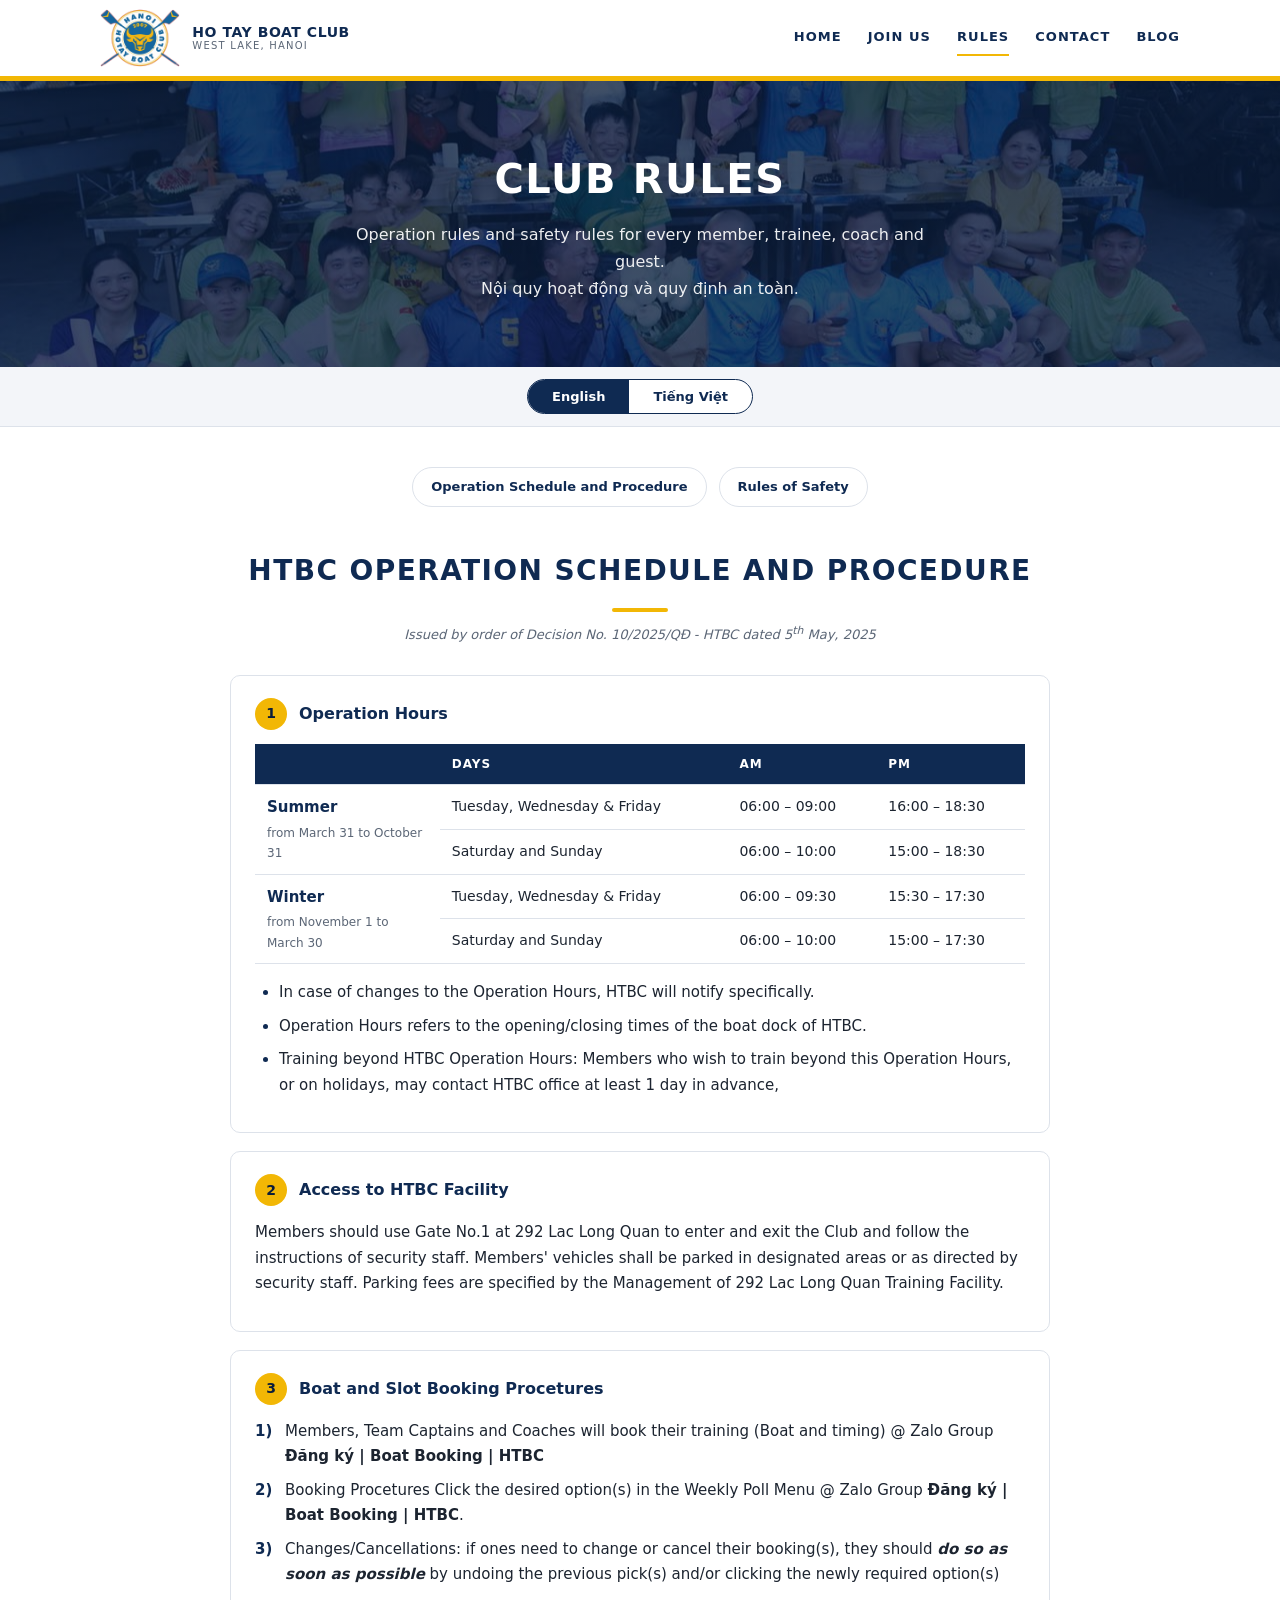
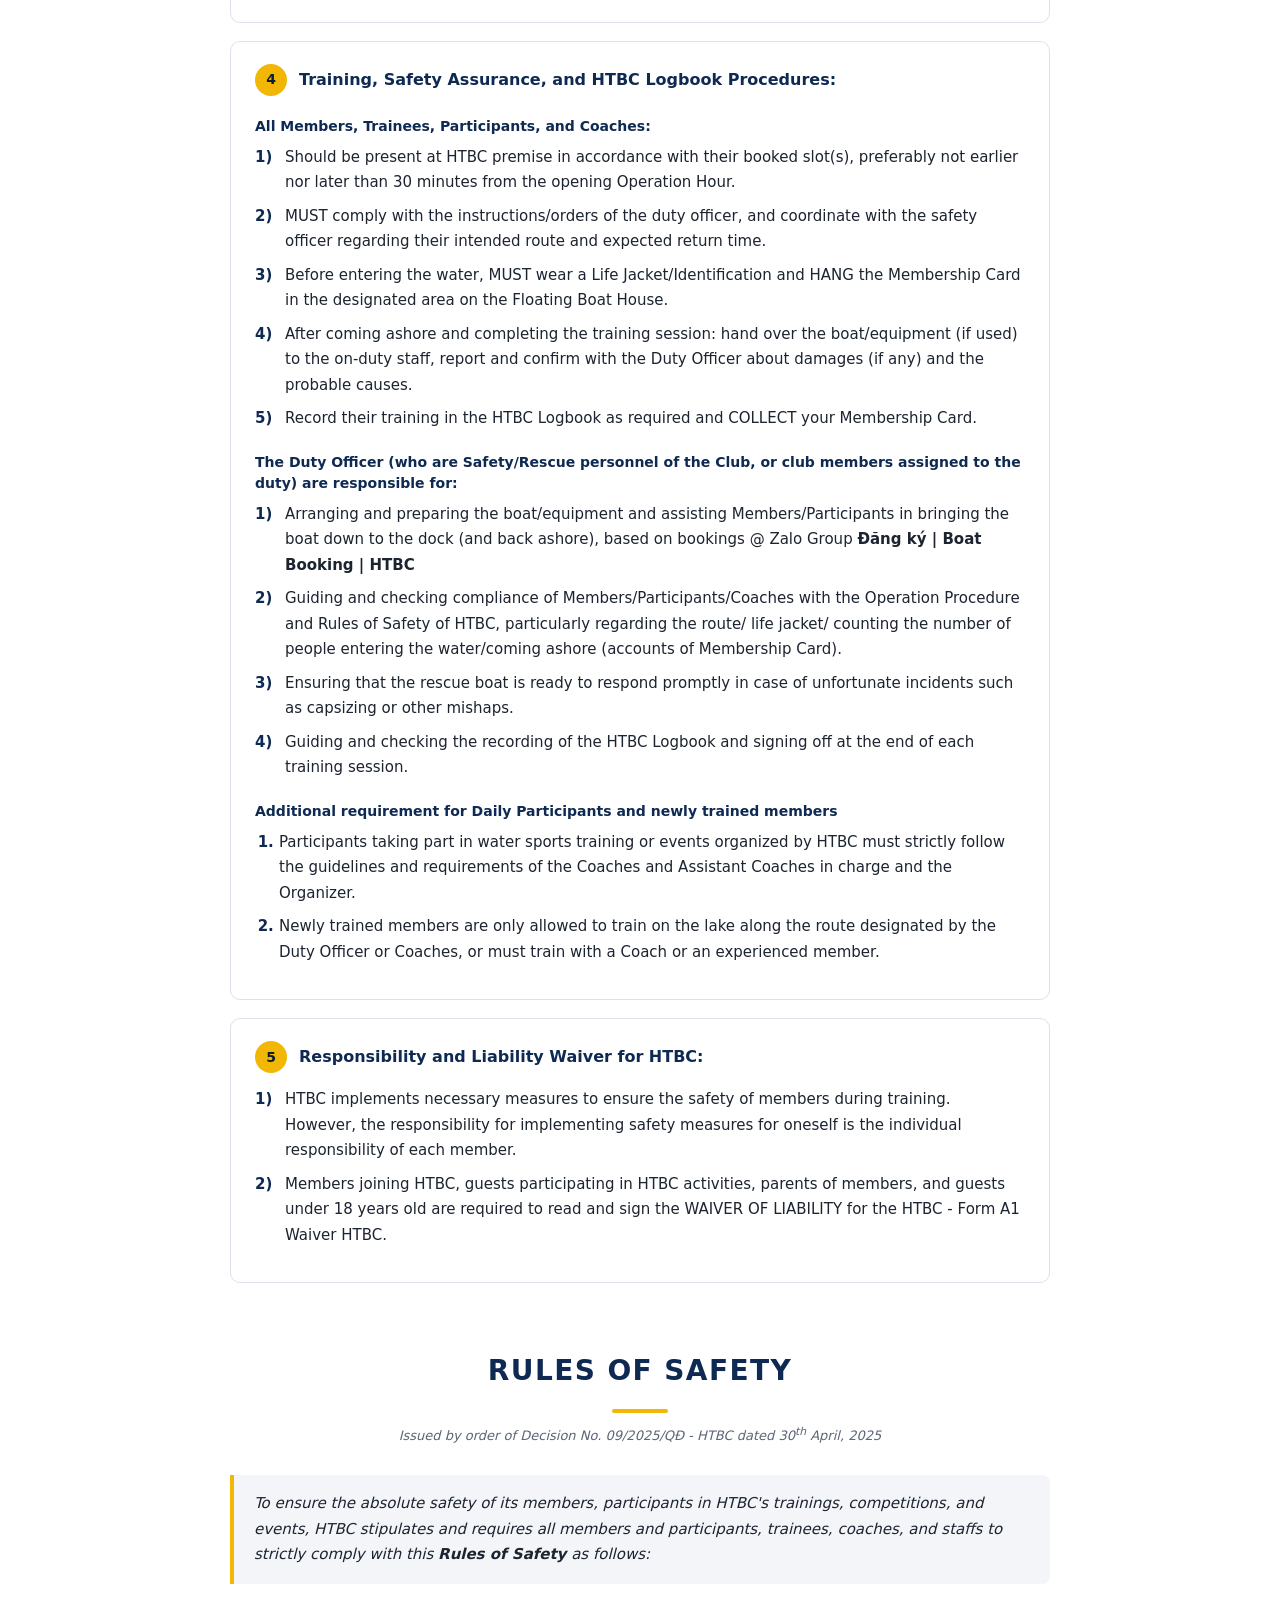
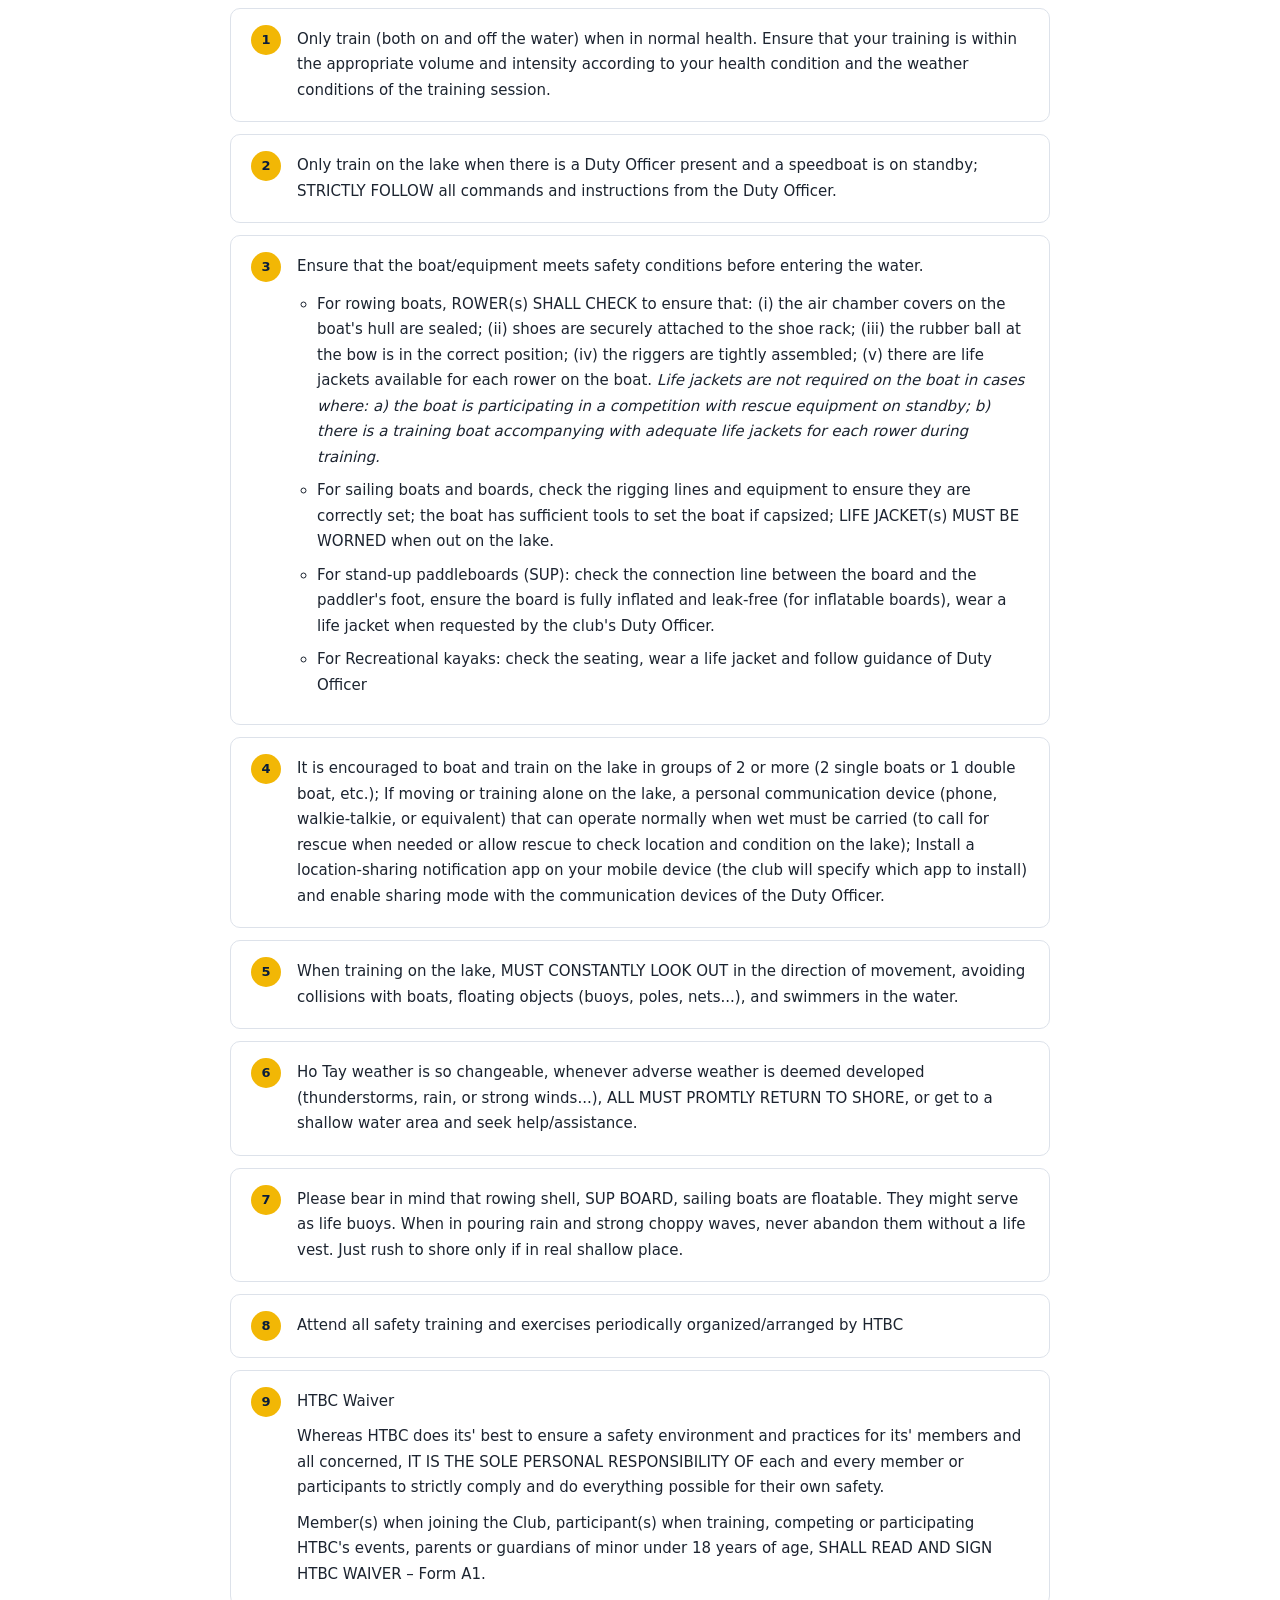
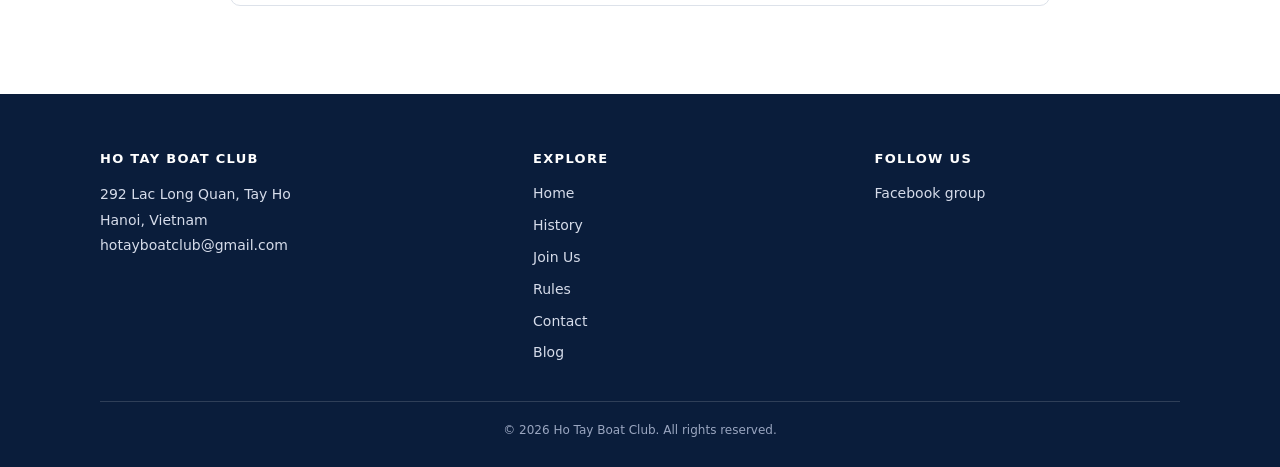
<file: hotay-site (1)/rules.html>
<!DOCTYPE html>
<html lang="en">
<head>
  <meta charset="utf-8">
  <meta name="viewport" content="width=device-width, initial-scale=1">
  <title>Club Rules | Ho Tay Boat Club</title>
  <meta name="description" content="Operation rules and safety rules of Ho Tay Boat Club (HTBC), in English and Vietnamese. Nội quy hoạt động và quy định an toàn của CLB Đua thuyền Hồ Tây.">
  <link rel="icon" type="image/png" href="images/favicon.png">
  <link rel="stylesheet" href="style.css">
</head>
<body>

<header class="site-header">
  <div class="wrap">
    <a class="brand" href="index.html"><img class="brand-logo" src="images/logo.png" alt="Ho Tay Boat Club logo"><span>Ho Tay Boat Club<small>West Lake, Hanoi</small></span></a>
    <button class="menu-toggle" aria-expanded="false" aria-label="Menu">Menu</button>
    <nav class="nav">
      <a href="index.html">Home</a>
      <a href="join.html">Join Us</a>
      <a href="rules.html" aria-current="page">Rules</a>
      <a href="contact.html">Contact</a>
      <a href="blog.html">Blog</a>
    </nav>
  </div>
</header>

<main>
  <section class="page-hero">
    <h1>Club Rules</h1>
    <p>Operation rules and safety rules for every member, trainee, coach and guest.<br>Nội quy hoạt động và quy định an toàn.</p>
  </section>

  <div class="lang-bar">
    <div class="lang-switch" role="group" aria-label="Language / Ngôn ngữ">
      <button type="button" class="lang-btn" data-lang="en" aria-pressed="true">English</button>
      <button type="button" class="lang-btn" data-lang="vi" aria-pressed="false">Tiếng Việt</button>
    </div>
  </div>

  <!-- ===================== ENGLISH ===================== -->
  <div class="rules" data-lang-block="en" lang="en">
    <div class="wrap narrow">
      <p class="jump"><a href="#ops-en">Operation Schedule and Procedure</a><a href="#safety-en">Rules of Safety</a></p>

      <article class="doc" id="ops-en">
        <header class="doc-head">
          <h2>HTBC Operation Schedule and Procedure</h2>
          <p class="doc-meta">Issued by order of Decision No. 10/2025/QĐ - HTBC dated 5<sup>th</sup> May, 2025</p>
        </header>

        <section class="rule">
          <h3><span class="n">1</span>Operation Hours</h3>
          <table class="hours">
            <thead><tr><th></th><th>Days</th><th>AM</th><th>PM</th></tr></thead>
            <tbody>
              <tr><th rowspan="2" scope="rowgroup">Summer<small>from March 31 to October 31</small></th><td>Tuesday, Wednesday &amp; Friday</td><td>06:00 – 09:00</td><td>16:00 – 18:30</td></tr>
              <tr><td>Saturday and Sunday</td><td>06:00 – 10:00</td><td>15:00 – 18:30</td></tr>
              <tr><th rowspan="2" scope="rowgroup">Winter<small>from November 1 to March 30</small></th><td>Tuesday, Wednesday &amp; Friday</td><td>06:00 – 09:30</td><td>15:30 – 17:30</td></tr>
              <tr><td>Saturday and Sunday</td><td>06:00 – 10:00</td><td>15:00 – 17:30</td></tr>
            </tbody>
          </table>
          <ul>
            <li>In case of changes to the Operation Hours, HTBC will notify specifically.</li>
            <li>Operation Hours refers to the opening/closing times of the boat dock of HTBC.</li>
            <li>Training beyond HTBC Operation Hours: Members who wish to train beyond this Operation Hours, or on holidays, may contact HTBC office at least 1 day in advance,</li>
          </ul>
        </section>

        <section class="rule">
          <h3><span class="n">2</span>Access to HTBC Facility</h3>
          <p>Members should use Gate No.1 at 292 Lac Long Quan to enter and exit the Club and follow the instructions of security staff. Members' vehicles shall be parked in designated areas or as directed by security staff. Parking fees are specified by the Management of 292 Lac Long Quan Training Facility.</p>
        </section>

        <section class="rule">
          <h3><span class="n">3</span>Boat and Slot Booking Procetures</h3>
          <ol class="paren">
            <li>Members, Team Captains and Coaches will book their training (Boat and timing) @ Zalo Group <strong>Đăng ký | Boat Booking | HTBC</strong></li>
            <li>Booking Procetures Click the desired option(s) in the Weekly Poll Menu @ Zalo Group <strong>Đăng ký | Boat Booking | HTBC</strong>.</li>
            <li>Changes/Cancellations: if ones need to change or cancel their booking(s), they should <strong><em>do so as soon as possible</em></strong> by undoing the previous pick(s) and/or clicking the newly required option(s)</li>
          </ol>
        </section>

        <section class="rule">
          <h3><span class="n">4</span>Training, Safety Assurance, and HTBC Logbook Procedures:</h3>
          <h4>All Members, Trainees, Participants, and Coaches:</h4>
          <ol class="paren">
            <li>Should be present at HTBC premise in accordance with their booked slot(s), preferably not earlier nor later than 30 minutes from the opening Operation Hour.</li>
            <li>MUST comply with the instructions/orders of the duty officer, and coordinate with the safety officer regarding their intended route and expected return time.</li>
            <li>Before entering the water, MUST wear a Life Jacket/Identification and HANG the Membership Card in the designated area on the Floating Boat House.</li>
            <li>After coming ashore and completing the training session: hand over the boat/equipment (if used) to the on-duty staff, report and confirm with the Duty Officer about damages (if any) and the probable causes.</li>
            <li>Record their training in the HTBC Logbook as required and COLLECT your Membership Card.</li>
          </ol>
          <h4>The Duty Officer (who are Safety/Rescue personnel of the Club, or club members assigned to the duty) are responsible for:</h4>
          <ol class="paren">
            <li>Arranging and preparing the boat/equipment and assisting Members/Participants in bringing the boat down to the dock (and back ashore), based on bookings @ Zalo Group <strong>Đăng ký | Boat Booking | HTBC</strong></li>
            <li>Guiding and checking compliance of Members/Participants/Coaches with the Operation Procedure and Rules of Safety of HTBC, particularly regarding the route/ life jacket/ counting the number of people entering the water/coming ashore (accounts of Membership Card).</li>
            <li>Ensuring that the rescue boat is ready to respond promptly in case of unfortunate incidents such as capsizing or other mishaps.</li>
            <li>Guiding and checking the recording of the HTBC Logbook and signing off at the end of each training session.</li>
          </ol>
          <h4>Additional requirement for Daily Participants and newly trained members</h4>
          <ol class="plain">
            <li>Participants taking part in water sports training or events organized by HTBC must strictly follow the guidelines and requirements of the Coaches and Assistant Coaches in charge and the Organizer.</li>
            <li>Newly trained members are only allowed to train on the lake along the route designated by the Duty Officer or Coaches, or must train with a Coach or an experienced member.</li>
          </ol>
        </section>

        <section class="rule">
          <h3><span class="n">5</span>Responsibility and Liability Waiver for HTBC:</h3>
          <ol class="paren">
            <li>HTBC implements necessary measures to ensure the safety of members during training. However, the responsibility for implementing safety measures for oneself is the individual responsibility of each member.</li>
            <li>Members joining HTBC, guests participating in HTBC activities, parents of members, and guests under 18 years old are required to read and sign the WAIVER OF LIABILITY for the HTBC - Form A1 Waiver HTBC.</li>
          </ol>
        </section>
      </article>

      <article class="doc" id="safety-en">
        <header class="doc-head">
          <h2>Rules of Safety</h2>
          <p class="doc-meta">Issued by order of Decision No. 09/2025/QĐ - HTBC dated 30<sup>th</sup> April, 2025</p>
        </header>
        <p class="doc-intro">To ensure the absolute safety of its members, participants in HTBC's trainings, competitions, and events, HTBC stipulates and requires all members and participants, trainees, coaches, and staffs to strictly comply with this <strong>Rules of Safety</strong> as follows:</p>

        <ol class="safety">
          <li>Only train (both on and off the water) when in normal health. Ensure that your training is within the appropriate volume and intensity according to your health condition and the weather conditions of the training session.</li>
          <li>Only train on the lake when there is a Duty Officer present and a speedboat is on standby; STRICTLY FOLLOW all commands and instructions from the Duty Officer.</li>
          <li>Ensure that the boat/equipment meets safety conditions before entering the water.
            <ul>
              <li>For rowing boats, ROWER(s) SHALL CHECK to ensure that: (i) the air chamber covers on the boat's hull are sealed; (ii) shoes are securely attached to the shoe rack; (iii) the rubber ball at the bow is in the correct position; (iv) the riggers are tightly assembled; (v) there are life jackets available for each rower on the boat. <em>Life jackets are not required on the boat in cases where: a) the boat is participating in a competition with rescue equipment on standby; b) there is a training boat accompanying with adequate life jackets for each rower during training.</em></li>
              <li>For sailing boats and boards, check the rigging lines and equipment to ensure they are correctly set; the boat has sufficient tools to set the boat if capsized; LIFE JACKET(s) MUST BE WORNED when out on the lake.</li>
              <li>For stand-up paddleboards (SUP): check the connection line between the board and the paddler's foot, ensure the board is fully inflated and leak-free (for inflatable boards), wear a life jacket when requested by the club's Duty Officer.</li>
              <li>For Recreational kayaks: check the seating, wear a life jacket and follow guidance of Duty Officer</li>
            </ul>
          </li>
          <li>It is encouraged to boat and train on the lake in groups of 2 or more (2 single boats or 1 double boat, etc.); If moving or training alone on the lake, a personal communication device (phone, walkie-talkie, or equivalent) that can operate normally when wet must be carried (to call for rescue when needed or allow rescue to check location and condition on the lake); Install a location-sharing notification app on your mobile device (the club will specify which app to install) and enable sharing mode with the communication devices of the Duty Officer.</li>
          <li>When training on the lake, MUST CONSTANTLY LOOK OUT in the direction of movement, avoiding collisions with boats, floating objects (buoys, poles, nets...), and swimmers in the water.</li>
          <li>Ho Tay weather is so changeable, whenever adverse weather is deemed developed (thunderstorms, rain, or strong winds...), ALL MUST PROMTLY RETURN TO SHORE, or get to a shallow water area and seek help/assistance.</li>
          <li>Please bear in mind that rowing shell, SUP BOARD, sailing boats are floatable. They might serve as life buoys. When in pouring rain and strong choppy waves, never abandon them without a life vest. Just rush to shore only if in real shallow place.</li>
          <li>Attend all safety training and exercises periodically organized/arranged by HTBC</li>
          <li>HTBC Waiver
            <p>Whereas HTBC does its' best to ensure a safety environment and practices for its' members and all concerned, IT IS THE SOLE PERSONAL RESPONSIBILITY OF each and every member or participants to strictly comply and do everything possible for their own safety.</p>
            <p>Member(s) when joining the Club, participant(s) when training, competing or participating HTBC's events, parents or guardians of minor under 18 years of age, SHALL READ AND SIGN HTBC WAIVER – Form A1.</p>
          </li>
        </ol>
      </article>
    </div>
  </div>

  <!-- ===================== TIẾNG VIỆT ===================== -->
  <div class="rules" data-lang-block="vi" lang="vi">
    <div class="wrap narrow">
      <p class="jump"><a href="#ops-vi">Nội quy hoạt động</a><a href="#safety-vi">Quy định an toàn</a></p>

      <article class="doc" id="ops-vi">
        <header class="doc-head">
          <h2>Nội quy hoạt động</h2>
          <p class="doc-meta">Ban hành kèm theo Quyết định số 10/2025-HTBC ngày 05/05/2025</p>
        </header>

        <section class="rule">
          <h3><span class="n">1</span>Thời gian Hoạt động</h3>
          <table class="hours">
            <thead><tr><th></th><th>Ngày</th><th>Sáng</th><th>Chiều</th></tr></thead>
            <tbody>
              <tr><th rowspan="2" scope="rowgroup">Mùa Hè<small>từ 31-3 đến 31/10</small></th><td>Ngày thường <em>(Thứ 3, Thứ 4 và Thứ 6)</em></td><td>06:00 – 09:00</td><td>16:00 – 18:30</td></tr>
              <tr><td>Thứ Bảy và Chủ Nhật</td><td>06:00 – 10:00</td><td>15:30 – 18:30</td></tr>
              <tr><th rowspan="2" scope="rowgroup">Mùa Đông<small>từ 01/11 đến 30/3</small></th><td>Ngày thường <em>(Thứ 3, Thứ 4 và Thứ 6)</em></td><td>06:30 – 09:30</td><td>15:30 – 17:30</td></tr>
              <tr><td>Thứ Bảy và Chủ Nhật</td><td>06:30 – 10:30</td><td>15:00 – 17:30</td></tr>
            </tbody>
          </table>
          <ul>
            <li><em>Thời gian Hoạt động là thời gian mở cửa/đóng cửa bến thuyền và có trực cứu hộ.</em></li>
            <li><em>Hội viên có nhu cầu tập luyện ngoài Thời gian Hoạt động, hay vào Lễ, Tết, có thể liên hệ với Văn phòng HTBC ít nhất 1 ngày.</em></li>
          </ul>
        </section>

        <section class="rule">
          <h3><span class="n">2</span>Ra vào Câu lạc bộ và phương tiện đi lại</h3>
          <p>Hội viên sử dụng Cổng số 1 Trung tâm 292 Lạc Long Quân để ra vào CLB hoặc tuân theo hướng dẫn của nhân viên bảo vệ.</p>
          <p>Phương tiện đi lại của hội viên đỗ tại nơi quy định hoặc theo hướng dẫn của nhân viên bảo vệ. Việc thu phí trông giữ xe do BQL TT 292 Lạc Long Quân quy định.</p>
        </section>

        <section class="rule">
          <h3><span class="n">3</span>Đăng ký Lịch và trang thiết bị tập luyện</h3>
          <p><em>Để hoạt động của HTBC có nề nếp, tập trung vào khung giờ hoạt động thống nhất, tăng cường hoạt động tập thể, nâng cao tính an toàn và tiết kiệm nguồn lực, HTBC quy định việc đăng ký Lịch Tập luyện và TTB tập luyện như sau:</em></p>
          <ol class="roman">
            <li>Hội viên, Capt các Thuyền tập thể, Huấn luyện viên đặt lịch tập luyện theo Tuần với VP HTBC tại Zalo Group: <strong>Đăng ký | Boat Booking | HTBC</strong>. chậm nhất 18g00 Thứ 2 hàng tuần. <em>(Trường hợp đột xuất có thể đăng ký theo ngày, chậm nhất là 18g00 ngày hôm trước)</em></li>
            <li>Cách đăng ký tại Zalo Group: <strong>Đăng ký | Boat Booking | HTBC</strong>.
              <ol class="alpha">
                <li>Chọn buổi tập trong Mẫu Bình chọn (Poll)</li>
                <li>Nhắn tin tên Học viên, HLV, Thuyền trưởng; thời gian: Sáng/Chiều, Ngày; loại thuyền/TTB</li>
              </ol>
            </li>
            <li>Thay đổi/Hủy Lịch: khi phải hủy hoặc thay đổi Lịch/TTB đã đăng ký, người đăng ký sửa đổi Bình chọn/Nhắn tin vào Zalo Group: <strong>Đăng ký | Boat Booking | HTBC</strong>.</li>
          </ol>
        </section>

        <section class="rule">
          <h3><span class="n">4</span>Tập luyện, Đảm bảo An toàn và Ghi Nhật ký HTBC:</h3>
          <h4>Tất cả Hội viên, Học viên, HLV đến HTBC tập luyện</h4>
          <ol class="roman">
            <li>theo đúng lịch đã đăng ký, không sớm hoặc muôn hơn 30' giờ mở cửa xuống nước.</li>
            <li>PHẢI tuân theo hướng dẫn/chỉ lệnh của Cán bộ Trực ban, thống nhất với Cán bộ Trực ban về tuyến đường và dự kiến thời gian quay về bến.</li>
            <li><em>Trước khi xuống nước</em> PHẢI choàng áo Nhận diện/Áo phao và <strong><em>TREO Thẻ Hội viên</em></strong> vào nơi quy định trên Nhà Thuyền Nổi.</li>
            <li><em>Sau khi lên bờ hoàn thành buổi tập</em>: bàn giao thuyền/TTB (nếu dùng) cho Cán bộ trực, thông báo, xác nhận với Cán bộ trực về hư hỏng (nếu có) và nguyên nhân.</li>
            <li>Ghi Nhật ký HTBC theo quy định và <strong><em>LẤY LẠI Thẻ Hội viên</em></strong>.</li>
          </ol>
          <h4>Cán bộ Trực ban, là nhân viên An toàn/Cứu hộ của CLB, hoặc Hội viên CLB được phân công Trực ban, có trách nhiệm,</h4>
          <ol class="roman">
            <li>Sắp xếp, chuẩn bị thuyền/TTB và hỗ trợ Hội viên/Học viên đưa thuyền xuống bến và lên bờ, cả Thuyền tập thể và cá nhân (<em>căn cứ đăng ký tại</em> Zalo Group: <strong>Đăng ký | Boat Booking | HTBC)</strong></li>
            <li>Hướng dẫn và kiểm tra việc tuân thủ của Hội viên/Học viên/HLV trong việc thực hiện Nội quy hoạt động và Quy định An toàn của HTBC đặc biệt là Tuyến đường/Áo phao/Kiểm đếm số người xuống nước/lên bờ (Treo Thẻ Hội viên)</li>
            <li>Đảm bảo cano sẵn sàng cứu hộ kịp thời trong trường hợp không may xảy ra sự cố lật thuyền, tai nạn dưới nước.</li>
            <li>Hướng dẫn, kiểm tra việc ghi Nhật ký HTBC và ký xác nhận cuối mỗi buổi tập.</li>
          </ol>
        </section>

        <section class="rule">
          <h3><span class="n">5</span>Học viên đang học, hội viên mới hoàn thành khóa huấn luyện</h3>
          <ol class="lower-roman">
            <li>Học viên đang tham gia các khóa huấn luyện các môn thể thao nước do HTBC tổ chức tuyệt đối tuân thủ hướng dẫn, yêu cầu của Huấn luyện viên, trợ lý huấn luyện viên phụ trách khóa học;</li>
            <li>Hội viên mới hoàn thành khóa huấn luyện chỉ được phép di chuyển trên hồ theo tuyến đường do Cán bộ Trực ban hoặc HLV chỉ định hoặc phải đi cùng HLV hoặc hội viên có kinh nghiệm.</li>
          </ol>
        </section>

        <section class="rule">
          <h3><span class="n">6</span>Trách nhiệm và Miễn trừ trách nhiệm đối với CLB Đua thuyền Hồ tây</h3>
          <ol class="lower-roman">
            <li>HTBC thực hiện các biện pháp cần thiết để đảm bảo an toàn cho hội viên trong quá trình luyện tập. Tuy nhiên, việc thực hiện các biện pháp đảm bảo an toàn cho bản thân là trách nhiệm cá nhân của từng hội viên.</li>
            <li>Hội viên khi gia nhập HTBC, khách mời khi tham gia các hoạt động của HTBC, bố mẹ của hội viên, khách mời dưới 18 tuổi cần đọc và ký ĐƠN MIỄN TRỪ TRÁCH NHIỆM đối với CLB Đua thuyền Hồ tây – Form A1 Waiver HTBC</li>
          </ol>
        </section>
      </article>

      <article class="doc" id="safety-vi">
        <header class="doc-head">
          <h2>Quy định an toàn</h2>
          <p class="doc-meta">Ban hành kèm theo Quyết định số 9/2025/QĐ-HTBC ngày 30/4/2025</p>
        </header>
        <p class="doc-intro">Để đảm bảo an toàn tuyệt đối tính mạng và tài sản của Hội viên, của HTBC và của người tham gia tập luyện, thi đấu và các hoạt động, HTBC quy định và yêu cầu tất cả Hội viên, Học viên, Huấn luyện viên và cán bộ, nhân viên HTBC tuyệt đối chấp hành Quy định An toàn của HTBC cụ thể dưới đây</p>

        <ol class="safety">
          <li><strong><em>Chỉ tập luyện (cả dưới nước và trên bờ) khi sức khỏe bình thường</em></strong>. Lưu ý tập luyện với khối lượng và cường độ phù hợp với tình trạng sức khỏe của bản thân và phù hợp với điều kiện thời tiết của buổi tập.</li>
          <li><strong><em>Chỉ tập luyện trên hồ khi có Cán bộ trực An toàn và xuồng máy sẵn sàng</em></strong>; TUÂN THỦ TUYỆT ĐỐI mọi chỉ lệnh, hướng dẫn của Cán bộ Trực ban An toàn Cứu hộ.</li>
          <li><strong><em>Đảm bảo thuyền/thiết bị đủ điều kiện an toàn trước khi xuống nước</em></strong>.
            <ul>
              <li>Đối với thuyền rowing, PHẢI KIỂM TRA để đảm bảo rằng: (i) các nắp khoang khí trên thân thuyền được đóng kín; (ii) gót giầy đã được buộc mắc vào giá đế giầy; (iii) quả bóng cao su mũi thuyền ở đúng vị trí; (iv) càng thuyền đã được lắp chặt; (v) trên thuyền có sẵn áo phao cho từng tay chèo. <em>Trên thuyền không cần có áo phao trong trường hợp: a) thuyền đang tham gia giải thi đấu có phương tiện cứu hộ ứng trực; b) có thuyền huấn luyện với đầy đủ áo phao cho mỗi tay chèo đi theo trong các buổi tập.</em></li>
              <li>Đối với thuyền buồm, ván buồm cần kiểm tra các dây buồm, thiết bị đã mắc đúng; thuyền có đủ các phương tiện hỗ trợ lật lại thuyền khi bị lật; PHẢI MẶC ÁO PHAO khi ra hồ.</li>
              <li>Đối với ván chèo đứng (SUP): cần kiểm tra dây kết nối giữa ván và chân người chèo, ván được bơm đủ hơi và không bị rò rỉ (đối với ván hơi), mặc áo phao khi cán bộ trực CLB yêu cầu.</li>
              <li>Đối với thuyền kayak du lịch: kiểm tra ghế ngồi, mặc áo phao theo hướng dẫn của cán bộ Trực ban.</li>
            </ul>
          </li>
          <li>Khuyến khích di chuyển, tập luyện trên hồ theo nhóm từ 2 người trở lên (2 thuyền đơn hoặc 1 thuyền đôi v.v.); Trường hợp di chuyển, tập luyện một mình trên hồ cần mang theo phương tiện liên lạc cá nhân (điện thoại, bộ đàm hoặc tương đương) có khả năng hoạt động bình thường trong điều kiện bị ướt (để khi cần có thể gọi cứu hộ hoặc cứu hộ có thể kiểm tra vị trí, tình trạng trên hồ); Cài ứng dụng thông báo, chia sẻ vị trí trên điện thoại di động (CLB sẽ quy định thống nhất loại ứng dụng cần cài đặt) và bật chế độ chia sẻ với thiết bị liên lạc của nhân viên trực cứu hộ.</li>
          <li>Khi luyện tập trên hồ, PHẢI THƯỜNG XUYÊN QUAN SÁT hướng di chuyển, tránh va chạm với thuyền, các vật nổi (phao tiêu, cọc, ...) và người bơi lội dưới hồ.</li>
          <li>Khi đang ở trên hồ và thấy thời tiết chuyển xấu (chuyển dông mưa hoặc gió to...) PHẢI NHANH CHÓNG TRỞ VỀ BẾN, hoặc tìm chỗ an toàn gần nhất để tránh trú (chẳng hạn di chuyển vào phía bờ nông dễ tiếp cận nhất, ở chỗ nước nông có thể đứng được thì có thể đứng giữ thuyền), hoặc liên lạc với cứu hộ để yêu cầu trợ giúp hoặc yêu cầu trợ giúp của các thuyền khác ở gần (nếu có).</li>
          <li>PHẢI NHỚ rằng thuyền rowing (có khoang kín), ván đứng, ván buồm, thuyền buồm là những vật nổi; chúng chính là những chiếc phao cứu sinh. Trường hợp mưa to gió lớn, TUYỆT ĐỐI KHÔNG bỏ thuyền để bơi vào bờ khi không có áo phao. Chỉ cân nhắc bỏ thuyền bơi vào bờ khi chắc đó là khu vực nước nông.</li>
          <li>Tham gia đầy đủ các khóa huấn luyện, ôn luyện kỹ năng an toàn do CLB tổ chức.</li>
        </ol>

        <section class="rule waiver">
          <h3>Tuyên bố Miễn trừ trách nhiệm đối với CLB Đua thuyền Hồ tây</h3>
          <ol class="lower-roman">
            <li>CLB thực hiện các biện pháp cần thiết để đảm bảo an toàn cho hội viên trong quá trình luyện tập. Tuy nhiên, việc thực hiện các biện pháp đảm bảo an toàn cho bản thân là trách nhiệm cá nhân của từng hội viên.</li>
            <li>Hội viên khi gia nhập HTBC, khách mời khi tham gia các hoạt động của HTBC, bố mẹ của hội viên, khách mời dưới 18 tuổi được yêu cầu đọc và ký ĐƠN MIỄN TRỪ TRÁCH NHIỆM đối với CLB Đua thuyền Hồ tây – Form A1 Waiver HTBC</li>
          </ol>
        </section>
      </article>
    </div>
  </div>
</main>

<footer class="site-footer">
  <div class="wrap">
    <div class="foot">
      <div>
        <h4>Ho Tay Boat Club</h4>
        <address>292 Lac Long Quan, Tay Ho<br>Hanoi, Vietnam<br><a href="mailto:hotayboatclub@gmail.com">hotayboatclub@gmail.com</a></address>
      </div>
      <div>
        <h4>Explore</h4>
        <ul><li><a href="index.html">Home</a></li><li><a href="history.html">History</a></li><li><a href="join.html">Join Us</a></li><li><a href="rules.html">Rules</a></li><li><a href="contact.html">Contact</a></li><li><a href="blog.html">Blog</a></li></ul>
      </div>
      <div>
        <h4>Follow us</h4>
        <ul><li><a href="https://www.facebook.com/groups/hotayboatclub.vn/" target="_blank" rel="noopener">Facebook group</a></li></ul>
      </div>
    </div>
    <div class="copy">&copy; <span id="year">2026</span> Ho Tay Boat Club. All rights reserved.</div>
  </div>
</footer>

<script src="script.js"></script>
<script src="rules.js"></script>
</body>
</html>
</file>
<file: hotay-site (1)/style.css>
/* Ho Tay Boat Club - simple static site
   Edit the colours here: */
:root {
  --navy: #0f2a52;
  --navy-dark: #0a1d3b;
  --yellow: #f2b705;
  --yellow-dark: #d9a300;
  --ink: #1c2430;
  --muted: #5b6676;
  --soft: #f3f5f9;
  --line: #dde2ea;
  --max: 1120px;
}

* { box-sizing: border-box; }
html { scroll-behavior: smooth; }
body {
  margin: 0;
  font-family: "Helvetica Neue", Arial, "Segoe UI", sans-serif;
  color: var(--ink);
  background: #fff;
  line-height: 1.6;
}
img { max-width: 100%; display: block; }
a { color: var(--navy); }
.wrap { max-width: var(--max); margin: 0 auto; padding: 0 20px; }

/* ---------- Header ---------- */
.site-header {
  background: #fff;
  border-bottom: 1px solid var(--line);
  position: sticky;
  top: 0;
  z-index: 50;
}
.site-header .wrap {
  display: flex;
  align-items: center;
  justify-content: space-between;
  min-height: 76px;
  gap: 16px;
}
.brand {
  display: flex;
  align-items: center;
  gap: 12px;
  text-decoration: none;
  color: var(--navy);
  font-weight: 800;
  letter-spacing: .04em;
  text-transform: uppercase;
  line-height: 1.1;
}
.brand-mark {
  width: 44px;
  height: 44px;
  border-radius: 50%;
  background: var(--navy);
  color: var(--yellow);
  display: grid;
  place-items: center;
  font-size: 15px;
  flex: none;
  /* To use your real logo, add images/logo.png and uncomment:
  background: url(images/logo.png) center/cover; color: transparent; */
}
.brand-logo { height: 58px; width: auto; flex: none; }
.brand small { display: block; font-weight: 600; letter-spacing: .12em; font-size: 11px; color: var(--muted); }

.nav { display: flex; align-items: center; gap: 26px; }
.nav a {
  text-decoration: none;
  color: var(--navy);
  font-size: 14px;
  font-weight: 700;
  letter-spacing: .1em;
  text-transform: uppercase;
  padding: 6px 0;
  border-bottom: 2px solid transparent;
}
.nav a:hover, .nav a[aria-current="page"] { border-bottom-color: var(--yellow); }
.nav a.btn { border-bottom: 0; }

.menu-toggle {
  display: none;
  background: none;
  border: 1px solid var(--line);
  border-radius: 6px;
  padding: 8px 12px;
  font-weight: 700;
  color: var(--navy);
  cursor: pointer;
}

/* ---------- Buttons ---------- */
.btn {
  display: inline-block;
  padding: 13px 28px;
  border-radius: 999px;
  font-weight: 700;
  font-size: 15px;
  letter-spacing: .04em;
  text-decoration: none;
  border: 2px solid var(--yellow);
  background: var(--yellow);
  color: var(--navy-dark);
  cursor: pointer;
  transition: background .15s, color .15s, border-color .15s;
}
.btn:hover { background: var(--yellow-dark); border-color: var(--yellow-dark); }
.btn-outline { background: transparent; color: #fff; border-color: #fff; }
.btn-outline:hover { background: #fff; color: var(--navy); border-color: #fff; }
.btn-navy { background: var(--navy); border-color: var(--navy); color: #fff; }
.btn-navy:hover { background: var(--navy-dark); border-color: var(--navy-dark); }
.nav a.btn { color: var(--navy-dark); padding: 9px 22px; }

/* ---------- Hero ---------- */
.hero {
  background:
    linear-gradient(rgba(10,29,59,.72), rgba(10,29,59,.72)),
    url(images/hero.jpg) center/cover,
    linear-gradient(135deg, var(--navy), var(--navy-dark));
  color: #fff;
  text-align: center;
  padding: 110px 20px 120px;
}
.hero h1 {
  margin: 0 0 18px;
  font-size: clamp(38px, 7vw, 72px);
  line-height: 1.05;
  text-transform: uppercase;
  letter-spacing: .02em;
}
.hero p { max-width: 640px; margin: 0 auto 34px; font-size: 19px; opacity: .95; }
.hero .actions { display: flex; gap: 14px; justify-content: center; flex-wrap: wrap; }

.page-hero {
  background:
    linear-gradient(rgba(10,29,59,.78), rgba(10,29,59,.78)),
    url(images/hero.jpg) center/cover,
    var(--navy);
  color: #fff;
  text-align: center;
  padding: 64px 20px;
}
.page-hero h1 { margin: 0 0 8px; font-size: clamp(30px, 5vw, 46px); text-transform: uppercase; letter-spacing: .04em; }
.page-hero p { margin: 0 auto; max-width: 620px; opacity: .92; }

/* ---------- Sections ---------- */
section { padding: 64px 0; }
section.soft { background: var(--soft); }
h2.title {
  margin: 0 0 10px;
  text-align: center;
  color: var(--navy);
  font-size: clamp(24px, 3.5vw, 34px);
  text-transform: uppercase;
  letter-spacing: .06em;
}
h2.title::after {
  content: "";
  display: block;
  width: 56px;
  height: 4px;
  background: var(--yellow);
  margin: 14px auto 0;
  border-radius: 2px;
}
.lead { max-width: 760px; margin: 20px auto 0; text-align: center; color: var(--muted); font-size: 18px; }
.center { text-align: center; }
.mt { margin-top: 36px; }

/* ---------- Image cards (Henley-style) ---------- */
.cards { display: grid; grid-template-columns: repeat(4, 1fr); gap: 22px; margin-top: 40px; }
.card { background: #fff; border: 1px solid var(--line); border-radius: 10px; overflow: hidden; display: flex; flex-direction: column; }
.card .pic {
  aspect-ratio: 3 / 4;
  background: linear-gradient(135deg, #1d4278, var(--navy-dark));
}
/* Put your own photos in the images folder with these names: */
.pic.p-boats { background: url(images/boats.jpg) center/cover, linear-gradient(135deg, #1d4278, var(--navy-dark)); }
.pic.p-programmes { background: url(images/programmes.jpg) center/cover, linear-gradient(135deg, #24497f, var(--navy-dark)); }
.pic.p-sunday { background: url(images/sunday-row.jpg) center/cover, linear-gradient(135deg, #2b5288, var(--navy-dark)); }
.pic.p-join { background: url(images/members.jpg) center/cover, linear-gradient(135deg, #163762, var(--navy-dark)); }
.card .body { padding: 18px 18px 22px; }
.card h3 { margin: 0 0 8px; color: var(--navy); font-size: 17px; text-transform: uppercase; letter-spacing: .08em; }
.card p { margin: 0; color: var(--muted); font-size: 15px; }

/* ---------- Two-column blocks ---------- */
.two { display: grid; grid-template-columns: 1fr 1fr; gap: 44px; align-items: start; margin-top: 40px; }
.panel { background: #fff; border: 1px solid var(--line); border-radius: 10px; padding: 26px; }
.panel h3 { margin: 0 0 12px; color: var(--navy); text-transform: uppercase; letter-spacing: .08em; font-size: 18px; }

table { width: 100%; border-collapse: collapse; }
th, td { text-align: left; padding: 11px 8px; border-bottom: 1px solid var(--line); font-size: 15px; }
th { color: var(--navy); text-transform: uppercase; letter-spacing: .08em; font-size: 13px; }

.team { display: grid; grid-template-columns: repeat(4, 1fr); gap: 22px; margin-top: 40px; }
.person { text-align: center; }
.person .avatar {
  width: 130px; height: 130px; margin: 0 auto 14px; border-radius: 50%;
  background: linear-gradient(135deg, #1d4278, var(--navy-dark));
  display: grid; place-items: center; color: var(--yellow); font-size: 40px; font-weight: 800;
}
.person h3 { margin: 0; font-size: 17px; color: var(--navy); }
.person p { margin: 4px 0 0; color: var(--muted); font-size: 14px; }

/* ---------- Timeline ---------- */
.timeline { max-width: 760px; margin: 40px auto 0; border-left: 4px solid var(--yellow); padding-left: 28px; }
.t-item { position: relative; margin-bottom: 34px; }
.t-item::before {
  content: ""; position: absolute; left: -41px; top: 6px;
  width: 18px; height: 18px; border-radius: 50%;
  background: var(--navy); border: 4px solid #fff; box-shadow: 0 0 0 2px var(--yellow);
}
.t-item .year { color: var(--navy); font-size: 26px; font-weight: 800; }
.t-item p { margin: 6px 0 0; color: var(--muted); }

/* ---------- Steps ---------- */
.steps { display: grid; grid-template-columns: repeat(4, 1fr); gap: 22px; margin-top: 40px; counter-reset: s; }
.step { background: #fff; border: 1px solid var(--line); border-radius: 10px; padding: 26px; counter-increment: s; }
.step::before {
  content: counter(s);
  display: grid; place-items: center; width: 38px; height: 38px; border-radius: 50%;
  background: var(--yellow); color: var(--navy-dark); font-weight: 800; margin-bottom: 12px;
}
.step h3 { margin: 0 0 6px; color: var(--navy); }
.step p { margin: 0; color: var(--muted); font-size: 15px; }

/* ---------- Forms ---------- */
form { display: grid; gap: 16px; }
label { font-weight: 700; font-size: 14px; color: var(--navy); display: grid; gap: 6px; }
input, select, textarea {
  font: inherit; padding: 12px 14px; border: 1px solid #c6cdd9; border-radius: 8px; background: #fff; color: var(--ink);
}
input:focus, select:focus, textarea:focus { outline: 3px solid rgba(242,183,5,.45); border-color: var(--yellow-dark); }
.form-note { font-size: 13px; color: var(--muted); margin: 0; }

/* ---------- News ---------- */
.posts { display: grid; grid-template-columns: repeat(3, 1fr); gap: 22px; margin-top: 40px; }
.post { background: #fff; border: 1px solid var(--line); border-radius: 10px; overflow: hidden; }
.post .pic { aspect-ratio: 16 / 10; background: linear-gradient(135deg, #1d4278, var(--navy-dark)); }
.post .body { padding: 18px 20px 22px; }
.post .date { font-size: 13px; color: var(--muted); text-transform: uppercase; letter-spacing: .08em; }
.post h3 { margin: 6px 0 8px; color: var(--navy); }
.post p { margin: 0; color: var(--muted); font-size: 15px; }

/* ---------- CTA band ---------- */
.cta { background: var(--navy); color: #fff; text-align: center; padding: 70px 20px; }
.cta h2 { margin: 0 0 12px; font-size: clamp(26px, 4vw, 38px); text-transform: uppercase; letter-spacing: .05em; }
.cta p { max-width: 620px; margin: 0 auto 28px; opacity: .92; font-size: 18px; }

/* ---------- Footer ---------- */
.site-footer { background: var(--navy-dark); color: #d6dcea; padding: 54px 0 26px; }
.foot { display: grid; grid-template-columns: 1.3fr 1fr 1fr; gap: 36px; }
.site-footer h4 { margin: 0 0 12px; color: #fff; text-transform: uppercase; letter-spacing: .1em; font-size: 14px; }
.site-footer a { color: #d6dcea; text-decoration: none; }
.site-footer a:hover { color: var(--yellow); }
.site-footer ul { list-style: none; margin: 0; padding: 0; display: grid; gap: 8px; }
.site-footer address { font-style: normal; line-height: 1.8; }
.copy { border-top: 1px solid rgba(255,255,255,.15); margin-top: 36px; padding-top: 18px; font-size: 13px; text-align: center; color: #9aa6c0; }

/* ---------- Join page: fee table ---------- */
.fees { max-width: 900px; margin: 36px auto 0; background: #fff; border-radius: 10px; overflow: hidden; border: 1px solid var(--line); }
.fees th { background: var(--navy); color: #fff; padding: 14px 18px; font-size: 12px; }
.fees td { padding: 16px 18px; vertical-align: top; }
.fees tbody tr:last-child td { border-bottom: 0; }
.fees td strong { display: block; color: var(--navy); font-size: 16px; }
.fees .vi { display: block; color: var(--muted); font-size: 13px; margin-top: 2px; }
.fees .price { white-space: nowrap; color: var(--navy); font-weight: 700; font-size: 18px; }
.fees .price small { display: block; font-weight: 400; font-size: 13px; color: var(--muted); }
.fees td:last-child { color: var(--muted); font-size: 15px; }
@media (max-width: 700px) {
  .fees, .fees tbody, .fees tr, .fees td { display: block; width: 100%; }
  .fees thead { display: none; }
  .fees tr { padding: 14px 4px; border-bottom: 1px solid var(--line); }
  .fees tbody tr:last-child { border-bottom: 0; }
  .fees td { border: 0; padding: 4px 16px; }
  .fees .price { font-size: 20px; }
}

/* ---------- Contact page (light-blue section, serif heading, underlined form) ---------- */
.hc { background: #bddbe7; color: #2b3a6b; padding: 90px 20px 100px; }
.hc-inner { max-width: 900px; margin: 0 auto; }
.hc-title {
  margin: 0 0 34px;
  font-weight: 400;
  font-size: clamp(48px, 8vw, 84px);
  line-height: 1;
  letter-spacing: .01em;
  text-transform: uppercase;
  color: #2b3a6b;
}
.hc-cols { display: grid; grid-template-columns: 1fr 1fr; gap: 56px; align-items: start; }
.hc-info p, .hc-info address {
  margin: 0 0 26px;
  font-size: 18px;
  line-height: 1.7;
  letter-spacing: .06em;
  font-style: normal;
}
.hc-info a { color: #2b3a6b; }
.hc-social { display: flex; gap: 14px; }
.hc-social a {
  width: 22px; height: 22px; border-radius: 50%;
  background: #000; color: #fff; text-decoration: none;
  display: grid; place-items: center; font-weight: 800; font-size: 13px; line-height: 1;
}
.hc-form { display: grid; grid-template-columns: 1fr 1fr; gap: 18px 28px; }
.hc-form input, .hc-form textarea {
  background: transparent;
  border: 0;
  border-bottom: 1px solid #2b3a6b;
  border-radius: 0;
  padding: 10px 4px 8px;
  font: inherit;
  font-size: 15px;
  color: #2b3a6b;
}
.hc-form input::placeholder, .hc-form textarea::placeholder { color: #2b3a6b; opacity: .85; }
.hc-form input:focus, .hc-form textarea:focus { outline: 0; border-bottom-width: 2px; }
.hc-form textarea { grid-column: 1 / -1; min-height: 120px; resize: vertical; }
.hc-form button {
  grid-column: 1 / -1;
  justify-self: center;
  background: none; border: 0; cursor: pointer;
  font: inherit; font-size: 16px; letter-spacing: .08em; color: #2b3a6b;
  padding: 8px 24px;
}
.hc-form button:hover { text-decoration: underline; }
.map { width: 100%; line-height: 0; }
.map iframe { width: 100%; height: 460px; border: 0; display: block; }
@media (max-width: 760px) {
  .hc { padding: 60px 20px 70px; }
  .hc-cols { grid-template-columns: 1fr; gap: 36px; }
}

/* ---------- Mobile ---------- */
@media (max-width: 900px) {
  .cards, .team { grid-template-columns: repeat(2, 1fr); }
  .posts, .steps { grid-template-columns: 1fr; }
  .two, .foot { grid-template-columns: 1fr; }
  .menu-toggle { display: block; }
  .nav {
    display: none; position: absolute; top: 76px; left: 0; right: 0;
    background: #fff; border-bottom: 1px solid var(--line);
    flex-direction: column; align-items: stretch; gap: 0; padding: 8px 20px 18px;
  }
  .nav.open { display: flex; }
  .nav a { padding: 14px 0; border-bottom: 1px solid var(--line); }
  .nav a.btn { margin-top: 12px; text-align: center; }
  .hero { padding: 80px 20px 90px; }
}
@media (max-width: 520px) {
  .cards, .team { grid-template-columns: 1fr; }
  section { padding: 48px 0; }
}

/* ---------- Typography (Verdana-style bold sans, like the regatta poster) ---------- */
:root { --sans: Verdana, Geneva, "DejaVu Sans", Tahoma, sans-serif; }
body { font-family: var(--sans); font-size: 15px; font-weight: 400; letter-spacing: 0; line-height: 1.7; }
h1, h2, h3, h4, .brand, .nav a, .btn, button, input, select, textarea, th { font-family: var(--sans); }
h1, h2, h3, h4 { font-weight: 700; }
.brand { font-size: 14px; font-weight: 700; }
.brand small { font-size: 10px; font-weight: 400; }
.nav a { font-size: 13px; font-weight: 700; letter-spacing: .08em; }
.btn { font-size: 14px; font-weight: 700; letter-spacing: .03em; }
.page-hero h1 { font-size: clamp(24px, 4.2vw, 40px); font-weight: 700; }
.page-hero p { font-size: 16px; }
h2.title { font-size: clamp(22px, 3vw, 30px); font-weight: 700; }
.lead { font-size: 17px; }
.cta h2 { font-size: clamp(22px, 3.4vw, 32px); font-weight: 700; }
.cta p { font-size: 16px; }
.card h3, .step h3, .panel h3, .person h3, .post h3 { font-size: 16px; font-weight: 700; }
.card p, .step p, .post p, .person p { font-size: 14px; }
th { font-size: 12px; font-weight: 700; }
td { font-size: 14px; }
.fees td strong { font-size: 15px; }
.fees .vi { font-size: 12px; }
.fees .price { font-size: 17px; }
.fees td:last-child { font-size: 14px; }
label { font-size: 13px; }
input, select, textarea { font-size: 15px; }
.form-note { font-size: 12px; }
.site-footer { font-size: 14px; }
.site-footer h4 { font-size: 13px; font-weight: 700; }
.copy { font-size: 12px; }
.hc-title { font-family: var(--sans); font-weight: 700; font-size: clamp(32px, 6vw, 58px); }
.hc-info p, .hc-info address { font-size: 16px; letter-spacing: .02em; }
.hc-form button { font-size: 14px; font-weight: 700; }

/* ---------- Home banner + photo crops ---------- */
.site-header { border-bottom: 5px solid var(--yellow); }
.intro-band { text-align: center; padding: 56px 20px 8px; }
.intro-band h1 { margin: 0 0 12px; color: var(--navy); text-transform: uppercase; letter-spacing: .03em; font-weight: 700; font-size: clamp(26px, 4.6vw, 46px); line-height: 1.1; }
.intro-band p { max-width: 640px; margin: 0 auto 28px; font-size: 18px; color: var(--muted); }
.intro-band .actions { display: flex; gap: 14px; justify-content: center; flex-wrap: wrap; }
.btn-ghost { background: transparent; color: var(--navy); border-color: var(--navy); }
.btn-ghost:hover { background: var(--navy); border-color: var(--navy); color: #fff; }
.card .pic { aspect-ratio: 4 / 5; }
.pic.p-join { background-position: 62% center, center; }
.pic.p-boats { background-position: 35% center, center; }
.pic.p-programmes { background-position: 22% center, center; }
.pic.p-sunday { background-position: center, center; }

/* ---------- Phone number with flag ---------- */
.phone { white-space: nowrap; }
.flag { display: inline-block; width: 22px; height: 15px; margin-right: 8px; vertical-align: -2px; border-radius: 2px; box-shadow: 0 0 0 1px rgba(0,0,0,.12); }

/* ---------- Home banner: the whole photo at full width ---------- */
.banner-wrap { line-height: 0; padding: 0; margin: 0; background: none; }
.banner-wrap img { display: block; width: 100%; height: auto; }

/* ---------- Blog cards and post page ---------- */
a.post { display: block; text-decoration: none; color: inherit; transition: box-shadow .15s, transform .15s; }
a.post:hover { box-shadow: 0 8px 22px rgba(15,42,82,.14); transform: translateY(-2px); }
.post img { display: block; width: 100%; aspect-ratio: 16 / 10; object-fit: cover; object-position: center 75%; }
.post .more { display: inline-block; margin-top: 12px; color: var(--navy); font-weight: 700; font-size: 13px; }
.posts { grid-template-columns: repeat(auto-fill, minmax(280px, 1fr)); }
.article { max-width: 760px; margin: 0 auto; }
.article .back { margin: 0 0 22px; font-size: 14px; }
.article h1 { margin: 6px 0 22px; color: var(--navy); font-size: clamp(24px, 4vw, 36px); line-height: 1.2; }
.article .date { font-size: 12px; color: var(--muted); text-transform: uppercase; letter-spacing: .08em; }
.article .post-image { display: block; width: 100%; height: auto; border-radius: 10px; margin: 0 0 26px; }
.article p { font-size: 16px; }
.article-cta { margin-top: 36px; }

/* ---------- Rules page ---------- */
[hidden] { display: none !important; }
.lang-bar { background: var(--soft); border-bottom: 1px solid var(--line); padding: 12px 20px; text-align: center; position: sticky; top: 81px; z-index: 40; }
.lang-switch { display: inline-flex; border: 1px solid var(--navy); border-radius: 999px; overflow: hidden; background: #fff; }
.lang-btn { font-family: var(--sans); font-size: 13px; font-weight: 700; padding: 9px 24px; border: 0; background: transparent; color: var(--navy); cursor: pointer; }
.lang-btn[aria-pressed="true"] { background: var(--navy); color: #fff; }
.wrap.narrow { max-width: 860px; }
.rules { padding: 40px 0 70px; }
.jump { display: flex; gap: 12px; flex-wrap: wrap; justify-content: center; margin: 0 0 40px; }
.jump a { padding: 8px 18px; border: 1px solid var(--line); border-radius: 999px; text-decoration: none; font-size: 13px; font-weight: 700; }
.jump a:hover { border-color: var(--yellow); background: #fffbea; }
.doc { margin: 0 0 64px; scroll-margin-top: 150px; }
.doc:last-child { margin-bottom: 0; }
.doc-head { text-align: center; margin-bottom: 28px; }
.doc-head h2 { margin: 0 0 10px; color: var(--navy); font-size: clamp(20px, 3.2vw, 28px); text-transform: uppercase; letter-spacing: .05em; }
.doc-head h2::after { content: ""; display: block; width: 56px; height: 4px; background: var(--yellow); margin: 14px auto 0; border-radius: 2px; }
.doc-meta { margin: 0; color: var(--muted); font-size: 13px; font-style: italic; }
.doc-intro { background: var(--soft); border-left: 4px solid var(--yellow); padding: 16px 20px; border-radius: 0 8px 8px 0; margin: 0 0 24px; font-style: italic; }
.rule { background: #fff; border: 1px solid var(--line); border-radius: 10px; padding: 22px 24px; margin: 0 0 18px; }
.rule h3 { display: flex; align-items: center; gap: 12px; margin: 0 0 14px; color: var(--navy); font-size: 16px; line-height: 1.35; }
.rule h3 .n { flex: none; width: 32px; height: 32px; border-radius: 50%; background: var(--yellow); color: var(--navy-dark); display: grid; place-items: center; font-size: 14px; }
.rule h4 { margin: 20px 0 8px; color: var(--navy); font-size: 14px; line-height: 1.5; }
.rule p { margin: 0 0 12px; }
.rule ul, .rule ol { margin: 0 0 12px; padding-left: 24px; }
.rule li { margin: 0 0 8px; }
.rule ol.paren { list-style: none; padding-left: 0; counter-reset: item; }
.rule ol.paren > li { position: relative; padding-left: 30px; counter-increment: item; }
.rule ol.paren > li::before { content: counter(item) ")"; position: absolute; left: 0; font-weight: 700; color: var(--navy); }
.rule ol.roman { list-style: upper-roman; padding-left: 34px; }
.rule ol.lower-roman { list-style: lower-roman; padding-left: 30px; }
.rule ol.alpha { list-style: lower-alpha; margin-top: 8px; }
.rule ol.plain { list-style: decimal; }
.rule li::marker { color: var(--navy); font-weight: 700; }
ol.safety { list-style: none; padding: 0; margin: 0 0 18px; counter-reset: s; }
ol.safety > li { counter-increment: s; position: relative; background: #fff; border: 1px solid var(--line); border-radius: 10px; padding: 18px 22px 18px 66px; margin: 0 0 12px; }
ol.safety > li::before { content: counter(s); position: absolute; left: 20px; top: 16px; width: 30px; height: 30px; border-radius: 50%; background: var(--yellow); color: var(--navy-dark); font-weight: 700; font-size: 13px; display: grid; place-items: center; }
ol.safety ul { margin: 12px 0 0; padding-left: 20px; }
ol.safety li li { margin: 0 0 8px; }
ol.safety p { margin: 10px 0 0; }
.hours { width: 100%; border-collapse: collapse; margin: 0 0 16px; font-size: 14px; }
.hours th, .hours td { padding: 10px 12px; border-bottom: 1px solid var(--line); text-align: left; vertical-align: top; font-size: 14px; }
.hours thead th { background: var(--navy); color: #fff; font-size: 12px; }
.hours tbody th { color: var(--navy); width: 24%; text-transform: none; letter-spacing: 0; font-size: 15px; }
.hours th small { display: block; font-weight: 400; color: var(--muted); font-size: 12px; margin-top: 2px; }
@media (max-width: 600px) {
  .rule { padding: 18px 16px; }
  ol.safety > li { padding: 16px 16px 16px 56px; }
  ol.safety > li::before { left: 14px; }
  .hours th, .hours td { padding: 8px 6px; font-size: 13px; }
  .hours tbody th { font-size: 13px; }
  .lang-bar { top: 81px; }
}

/* ---------- Blog post extras: photos, headings, results tables ---------- */
.article { max-width: 820px; }
.article h2.article-h { margin: 38px 0 12px; color: var(--navy); font-size: 22px; }
.post-figure { margin: 0 0 24px; }
.post-figure img { display: block; width: 100%; height: auto; border-radius: 10px; }
.post-figure figcaption { margin-top: 8px; font-size: 13px; color: var(--muted); }
.photo-row { display: grid; grid-template-columns: 1fr 1fr; gap: 16px; margin: 0 0 26px; align-items: start; }
.photo-row .post-figure { margin: 0; }
.photo-row .post-figure img { aspect-ratio: 4 / 3; object-fit: cover; }
.table-wrap { margin: 0 0 26px; border: 1px solid var(--line); border-radius: 10px; overflow-x: auto; background: #fff; }
.table-wrap .table-note { margin: 0; padding: 10px 14px; font-size: 12px; color: var(--muted); border-top: 1px solid var(--line); }
table.results { width: 100%; border-collapse: collapse; }
table.results caption { caption-side: top; text-align: left; padding: 13px 14px; background: var(--navy); color: #fff; font-weight: 700; font-size: 14px; }
table.results th, table.results td { padding: 9px 12px; border-bottom: 1px solid var(--line); text-align: left; vertical-align: top; white-space: pre-line; font-size: 14px; }
table.results thead th { background: var(--soft); color: var(--navy); font-size: 11px; }
table.results tbody tr:last-child td { border-bottom: 0; }
table.results .rank { width: 56px; text-align: center; font-weight: 700; color: var(--navy); }
table.results .cat { width: 56px; text-align: center; }
table.results .time { width: 84px; white-space: nowrap; font-variant-numeric: tabular-nums; text-align: right; }
.small-note { font-size: 12px; color: var(--muted); }
@media (max-width: 600px) {
  .photo-row { grid-template-columns: 1fr; }
  table.results th, table.results td { padding: 8px 8px; font-size: 13px; }
  table.results .time { width: 64px; }
}
</file>
